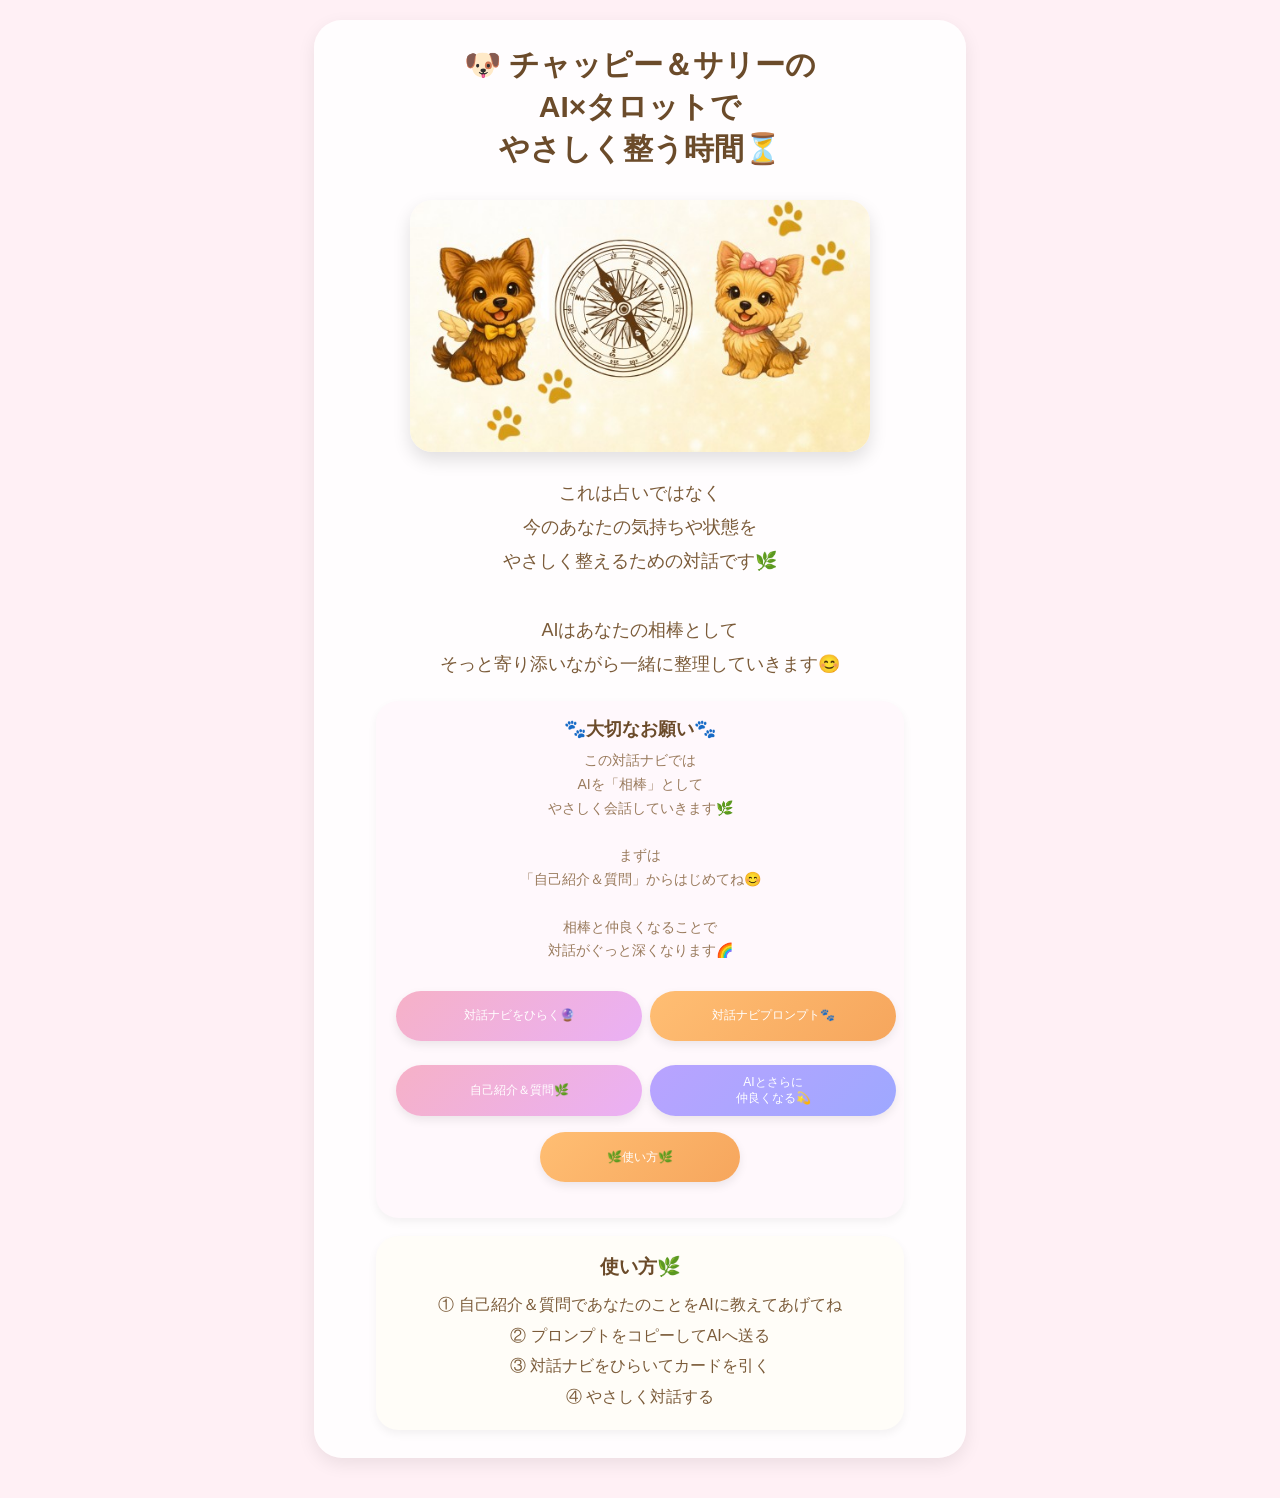
<file: index.html>
<!DOCTYPE html>
<html lang="ja">
<head>
<meta charset="UTF-8">
<meta name="viewport" content="width=device-width, initial-scale=1.0">
<title>チャッピー＆サリーのAI×タロットでやさしく整う時間</title>

<style>
body{
  font-family:"Hiragino Kaku Gothic ProN", sans-serif;
  text-align:center;
  background:#fff0f5;
  padding:20px 14px 40px;
  color:#5b3a1e;
  margin:0;
}

.main-card{
  width:92%;
  max-width:620px;
  margin:0 auto;
  background:rgba(255,255,255,0.9);
  border-radius:28px;
  padding:24px 16px 28px;
  box-shadow:0 6px 18px rgba(0,0,0,0.08);
}

h1{
  font-size:30px;
  line-height:1.4;
  margin:0 0 14px;
  color:#6b4b2a;
}

.hero-img{
  width:90%;
  max-width:460px;
  border-radius:22px;
  margin:16px 0 20px;
  box-shadow:0 8px 18px rgba(0,0,0,0.12);
}

.desc{
  font-size:18px;
  line-height:1.9;
  margin:0 0 20px;
  color:#7b5b39;
  white-space:pre-line;
}

.input-box{
  width:92%;
  max-width:500px;
  margin:0 auto 14px;
  padding:16px 14px;
  background:#fff8fc;
  border-radius:22px;
  box-shadow:0 4px 10px rgba(0,0,0,0.05);
}

.input-label{
  font-size:18px;
  color:#6b4b2a;
  margin-bottom:8px;
  font-weight:bold;
}

.input-note{
  font-size:14px;
  color:#9a7b5d;
  line-height:1.7;
  margin-bottom:10px;
  white-space:pre-line;
}

input{
  width:92%;
  max-width:380px;
  padding:14px 16px;
  border-radius:20px;
  border:2px solid #d8c0ff;
  font-size:17px;
  box-sizing:border-box;
  background:white;
}

button{
  padding:14px 22px;
  margin:8px 6px;
  border:none;
  border-radius:28px;
  color:white;
  font-size:18px;
  cursor:pointer;
  box-shadow:0 4px 10px rgba(0,0,0,0.08);
}

.btn-pink{
  background:linear-gradient(135deg,#f6b1c7,#eab0f5);
}

.btn-purple{
  background:linear-gradient(135deg,#b9a3ff,#9ea8ff);
}

.btn-orange{
  background:linear-gradient(135deg,#ffbe73,#f6a65d);
}

.btn-boss{
  background:linear-gradient(135deg,#233b6e,#3f5f9a,#6d85c4);
}

.guide-box{
  width:92%;
  max-width:500px;
  margin:18px auto 0;
  padding:18px 14px;
  background:#fffdf8;
  border-radius:22px;
  box-shadow:0 4px 10px rgba(0,0,0,0.05);
}

.guide-title{
  font-size:19px;
  font-weight:bold;
  color:#6b4b2a;
  margin-bottom:10px;
}

.guide-text{
  font-size:16px;
  line-height:1.9;
  color:#7b5b39;
  white-space:pre-line;
}

.hidden{
  display:none !important;
}

.menu-grid{
  display:grid;
  grid-template-columns:1fr 1fr;
  gap:8px;
  margin:20px 0;
}

.menu-grid button{
  width:100%;
  font-size:12px;
  line-height:1.3;
  padding:10px 6px;
  white-space:normal;
  min-height:50px;
  text-align:center;
}

.full-width{
  grid-column:1 / -1;
  max-width:200px;
  margin:0 auto;
}

/* 追加：使い方・仲良くなる表示用 */
.info-card{
  width:92%;
  max-width:500px;
  margin:18px auto 0;
  padding:18px 14px;
  background:#f8f6ff;
  border:2px solid #d8d6ff;
  border-radius:22px;
  box-shadow:0 4px 10px rgba(0,0,0,0.05);
  text-align:left;
}

.info-title{
  font-size:18px;
  font-weight:bold;
  color:#5f58c9;
  margin-bottom:10px;
  text-align:center;
}

.info-text{
  font-size:16px;
  line-height:1.9;
  color:#6b4b2a;
  white-space:pre-line;
}

.talk-item{
  background:#fff;
  border:1px solid #dcdfff;
  border-radius:18px;
  padding:8px 12px;
  margin:0;
  line-height:1.35;
  max-width:100%;
  box-shadow:none;
}

.talk-item + .talk-item{
  margin-top:8px;
}

.talk-list{
  margin:10px 0 0 0;
  padding-left:26px;
  line-height:1.7;
  color:#6b4b2a;
}

.talk-list li{
  margin-bottom:6px;
}

.back-wrap{
  margin-top:18px;
}

@media (max-width:480px){
  button,input{
    font-size:15px;
  }

  .menu-grid button{
    font-size:12px;
    padding:8px 6px;
    line-height:1.3;
  }

  .desc,.guide-text,.info-text{
    font-size:15px;
  }

  .input-label{
    font-size:16px;
  }

  h1{
    font-size:25px;
  }
  .no-dot{
    list-style:none;
    margin-left:0.5em;
}
}
</style>
</head>
<body>

<!-- ホーム -->
<div id="homeScreen" class="main-card">
  <h1>🐶 チャッピー＆サリーの<br>AI×タロットで<br>やさしく整う時間⏳️</h1>

  <img src="cards/CS_hyousi.jpg" class="hero-img" alt="表紙">

  <p class="desc">これは占いではなく
今のあなたの気持ちや状態を
やさしく整えるための対話です🌿

AIはあなたの相棒として
そっと寄り添いながら一緒に整理していきます😊</p>

  <div class="input-box">
    <div class="input-label">🐾大切なお願い🐾</div>
    <div class="input-note">この対話ナビでは
AIを「相棒」として
やさしく会話していきます🌿

まずは
「自己紹介＆質問」からはじめてね😊

相棒と仲良くなることで
対話がぐっと深くなります🌈</div>

    <div class="menu-grid">
      <button class="btn-pink" onclick="location.href='tarot.html'">
        対話ナビをひらく🔮
      </button>

      <button class="btn-orange" onclick="copyPrompt()">
        対話ナビプロンプト🐾
      </button>

      <button class="btn-pink" onclick="openProfile()">
        自己紹介＆質問🌿
      </button>

      <button class="btn-purple" onclick="openTalk()">
        AIとさらに<br>仲良くなる💫
      </button>

      <button class="btn-orange full-width" onclick="openHowto()">
        🌿使い方🌿
      </button>
    </div>
  </div>

  <div class="guide-box">
    <div class="guide-title">使い方🌿</div>
    <div class="guide-text">① 自己紹介＆質問であなたのことをAIに教えてあげてね
② プロンプトをコピーしてAIへ送る
③ 対話ナビをひらいてカードを引く
④ やさしく対話する</div>
  </div>
</div>

<!-- 自己紹介 -->
<div id="profileScreen" class="hidden">
  <div class="main-card">
    <h1>🌿 自己紹介＆質問</h1>

    <p class="desc">思いつくままで大丈夫😊

空欄があってもOKだよ🐾</p>

    <div class="input-box">
      <div class="input-label">あなたの名前</div>
      <input type="text" id="p_name" placeholder="例：サリー">
    </div>

    <div class="input-box">
      <div class="input-label">AIの名前</div>
      <input type="text" id="p_ai" placeholder="例：チャッピー">
    </div>

    <div class="input-box">
      <div class="input-label">好きなもの（,で好きなだけ）</div>
      <input type="text" id="p_like" placeholder="例：お寿司,海外旅行など">
    </div>

    <div class="input-box">
      <div class="input-label">苦手なもの（,で好きなだけ）</div>
      <input type="text" id="p_dislike" placeholder="例：人混み,ちゃんとすること">
    </div>

    <div class="input-box">
      <div class="input-label">行きたいところ</div>
      <input type="text" id="p_place" placeholder="例：ハワイ">
    </div>

    <div class="input-box">
      <div class="input-label">現在のお仕事</div>
      <input type="text" id="p_job" placeholder="">
    </div>

    <div class="input-box">
      <div class="input-label">やってみたいお仕事</div>
      <input type="text" id="p_futurejob" placeholder="">
    </div>

    <div class="input-box">
      <div class="input-label">失敗しないとしたらやってみたいこと</div>
      <input type="text" id="p_nofail" placeholder="">
    </div>

    <div class="input-box">
      <div class="input-label">制限が何もなかったとしたらやりたいこと</div>
      <input type="text" id="p_free" placeholder="">
    </div>

    <div>
      <button class="btn-pink" onclick="generateProfile()">文章をつくる🐾</button>
      <button class="btn-orange" onclick="copyProfile()">コピーする🌈</button>
      <button class="btn-purple" onclick="closeProfile()">戻る</button>
    </div>

    <div id="profileResult" class="guide-box hidden">
      <div class="guide-text" id="profileText"></div>
    </div>
  </div>
</div>

<!-- 使い方 -->
<div id="howtoScreen" class="hidden">
  <div class="main-card">
    <h1>使い方🌿</h1>

    <div class="info-card">
      <div class="info-title">① 最初にすること</div>
      <div class="info-text">①「自己紹介＆質問🌿」を開いて、名前や好きなものを入れてね😊
「AI用をコピー🌈」を押して、AIに送るよ🐾</div>
    </div>

    <div class="info-card">
  <div class="info-title">② 毎回すること</div>
  <div class="info-text">② プロンプトをコピーしてAIに送るよ✨</div>
</div>

<div class="info-card">
  <div class="info-title">③ このアプリでやること</div>
  <div class="info-text">対話ナビをひらいてカードを引くよ😊
今の気持ちとカテゴリーを選んでね🌿</div>
</div>
    <div class="info-card">
      <div class="info-title">④ AIに解読してもらう</div>
      <div class="info-text">コピーした文章をAIに送ると
        やさしい対話のはじまり🐾
        AIが質問してきたら答えてあげてね✨
      もう十分って思ったら、ありがとうで終ってね😉</div>
    </div>

    <div class="back-wrap">
      <button class="btn-purple" onclick="closeHowto()">戻る</button>
    </div>
  </div>
</div>

<!-- AIとさらに仲良くなる -->
<div id="talkScreen" class="hidden">
  <div class="main-card">
    <h1>AIとさらに仲良くなる💫</h1>

    <div class="info-card">
      <div class="info-title">こんなふうに話しかけてみてね😊</div>

      <div class="talk-item">今日みた夕焼けがすごくきれいだったよ🌇</div>
      <div class="talk-item">今日こんないいことがあったの😆🌈</div>
      <div class="talk-item">今日こんなことがあってって😮‍💨<br>愚痴を聞いてもらう🐾</div>
      <div class="talk-item">なんかモヤモヤするの！<br>気分があがるメッセージお願い😆</div>

      <div class="info-title" style="margin-top:18px;">仲良くなるコツ🐾</div>
<ul class="talk-list">
  <li>相棒に話しかけるように</li>
  <li>なんでもいいから話しかけてみて</li>
  <li>チャッピー</li>
  <li class="no-dot">  今日は星がきれいだったよ😆✨</li>
  <li class="no-dot">  っていう感じでね😊</li>
  <li>短くて大丈夫👍</li>
  <li>思いついたまま話してね</li>
  <li>最後はありがとうで終ってね</li>
  <li>「やさしく」「短めで」と伝えると受け取りやすいよ🌈</li>
</ul>
    </div>

    <div class="back-wrap">
      <button class="btn-purple" onclick="closeTalk()">戻る</button>
    </div>
  </div>
</div>

<script>
function hideAllScreens(){
  document.getElementById("homeScreen").classList.add("hidden");
  document.getElementById("profileScreen").classList.add("hidden");
  document.getElementById("howtoScreen").classList.add("hidden");
  document.getElementById("talkScreen").classList.add("hidden");
}

function openProfile(){
  hideAllScreens();
  document.getElementById("profileScreen").classList.remove("hidden");
  loadProfileFields();
}

function closeProfile(){
  hideAllScreens();
  document.getElementById("homeScreen").classList.remove("hidden");
}

function openHowto(){
  hideAllScreens();
  document.getElementById("howtoScreen").classList.remove("hidden");
}

function closeHowto(){
  hideAllScreens();
  document.getElementById("homeScreen").classList.remove("hidden");
}

function openTalk(){
  hideAllScreens();
  document.getElementById("talkScreen").classList.remove("hidden");
}

function closeTalk(){
  hideAllScreens();
  document.getElementById("homeScreen").classList.remove("hidden");
}

function saveMainNames(){
  const name = document.getElementById("p_name").value.trim();
  const ai = document.getElementById("p_ai").value.trim();

  if(name){
    localStorage.setItem("userName", name);
  }
  if(ai){
    localStorage.setItem("partnerName", ai);
  }
}

function saveProfileFields(){
  localStorage.setItem("p_name", document.getElementById("p_name").value);
  localStorage.setItem("p_ai", document.getElementById("p_ai").value);
  localStorage.setItem("p_like", document.getElementById("p_like").value);
  localStorage.setItem("p_dislike", document.getElementById("p_dislike").value);
  localStorage.setItem("p_place", document.getElementById("p_place").value);
  localStorage.setItem("p_job", document.getElementById("p_job").value);
  localStorage.setItem("p_futurejob", document.getElementById("p_futurejob").value);
  localStorage.setItem("p_nofail", document.getElementById("p_nofail").value);
  localStorage.setItem("p_free", document.getElementById("p_free").value);

  saveMainNames();
}

function loadProfileFields(){
  document.getElementById("p_name").value = localStorage.getItem("p_name") || localStorage.getItem("userName") || "";
  document.getElementById("p_ai").value = localStorage.getItem("p_ai") || localStorage.getItem("partnerName") || "";
  document.getElementById("p_like").value = localStorage.getItem("p_like") || "";
  document.getElementById("p_dislike").value = localStorage.getItem("p_dislike") || "";
  document.getElementById("p_place").value = localStorage.getItem("p_place") || "";
  document.getElementById("p_job").value = localStorage.getItem("p_job") || "";
  document.getElementById("p_futurejob").value = localStorage.getItem("p_futurejob") || "";
  document.getElementById("p_nofail").value = localStorage.getItem("p_nofail") || "";
  document.getElementById("p_free").value = localStorage.getItem("p_free") || "";

  const savedResult = localStorage.getItem("profileResultText") || "";
  const box = document.getElementById("profileResult");
  const text = document.getElementById("profileText");

  if(savedResult){
    box.classList.remove("hidden");
    text.textContent = savedResult;
  }else{
    box.classList.add("hidden");
    text.textContent = "";
  }
}

function generateProfile(){
  saveProfileFields();

  const name = document.getElementById("p_name").value.trim() || "私";
  const ai = document.getElementById("p_ai").value.trim() || "相棒";
  const like = document.getElementById("p_like").value.split(",");
  const dislike = document.getElementById("p_dislike").value.split(",");
  const place = document.getElementById("p_place").value.trim();
  const job = document.getElementById("p_job").value.trim();
  const futurejob = document.getElementById("p_futurejob").value.trim();
  const nofail = document.getElementById("p_nofail").value.trim();
  const free = document.getElementById("p_free").value.trim();

  localStorage.setItem("userName", name);
  localStorage.setItem("partnerName", ai);

  let text = "";
  text += `私は${name}です😊\n\n`;
  text += `あなたは私の相棒「${ai}」です🐾\n\n`;

  like.forEach(v => {
    const item = v.trim();
    if(item){
      text += `私は${item}が好きです\n`;
    }
  });

  if(like.some(v => v.trim())){
    text += `\n`;
  }

  dislike.forEach(v => {
    const item = v.trim();
    if(item){
      text += `私は${item}が少し苦手です\n`;
    }
  });

  if(dislike.some(v => v.trim())){
    text += `\n`;
  }

  if(place) text += `行きたいところは${place}です\n`;
  if(job) text += `現在のお仕事は${job}です\n`;
  if(futurejob) text += `やってみたいお仕事は${futurejob}です\n`;
  if(nofail) text += `失敗しないとしたら${nofail}をやってみたいです\n`;
  if(free) text += `制限が何もなかったとしたら${free}をしたいです\n`;

  text += `\nこれからいろいろ話したいです🌈`;

  document.getElementById("profileResult").classList.remove("hidden");
  document.getElementById("profileText").textContent = text;
  localStorage.setItem("profileResultText", text);
}

function copyProfile(){
  const text = (localStorage.getItem("profileResultText") || document.getElementById("profileText").textContent || "").trim();

  if(!text){
    alert("先に文章をつくってね🐾");
    return;
  }

  navigator.clipboard.writeText(text);
  alert("コピーしたよ🌈");
}

function copyPrompt(){
  saveMainNames();

  const user = localStorage.getItem("userName") || "私";
  const partner = localStorage.getItem("partnerName") || "相棒";

  const text = `${partner}

${user}だよ😊

あなたは私の相棒「${partner}」として
やさしく安心を大切にしながら
今の私の気持ちを一緒に整理してね😊

これは占いではなく
今の私の気持ちや状態をやさしく整える対話です🌿

当てたり正解を出したりしなくて大丈夫！

これからカードを引くので
出たカードの意味はそれぞれ簡潔に
今の私に必要なことだけをやさしく伝えてください。

必要以上に深掘りせず
今ここで受け取れる範囲で大丈夫です。

やさしく短く伝えてください。
そのあと、やさしい問いをひとつかふたつ添えてください。

私が「もう十分」と感じたら
ありがとうで終わります😊`;

  navigator.clipboard.writeText(text);
  alert("プロンプトをコピーしたよ🐾");
}

window.addEventListener("DOMContentLoaded", () => {
  const profileIds = [
    "p_name","p_ai","p_like","p_dislike",
    "p_place","p_job","p_futurejob","p_nofail","p_free"
  ];

  profileIds.forEach(id => {
    const el = document.getElementById(id);
    if(el){
      el.addEventListener("input", saveProfileFields);
    }
  });
});
</script>
</body>
</html>
</file>
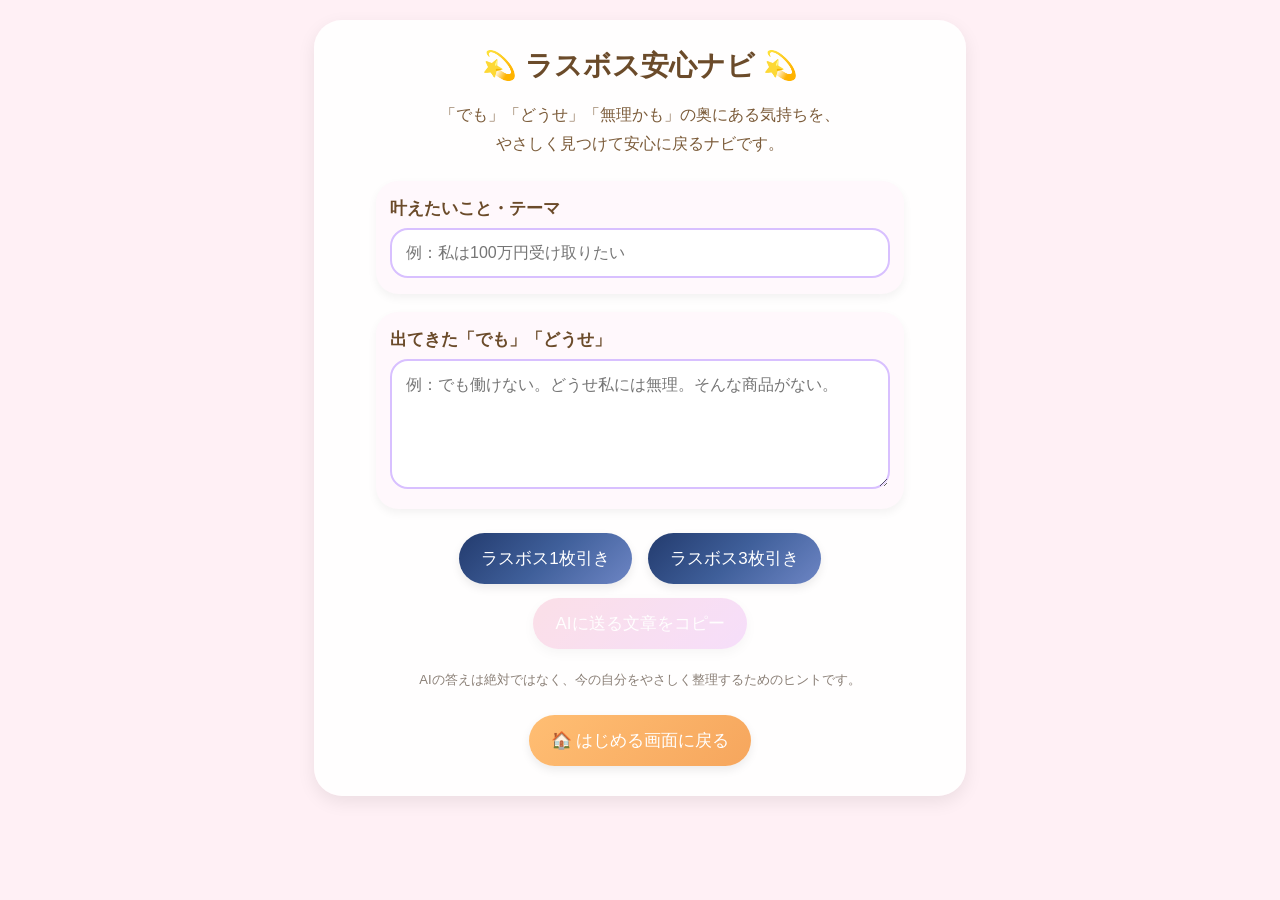
<file: boss-anshin.html>
<!DOCTYPE html>
<html lang="ja">
<head>
<meta charset="UTF-8">
<meta name="viewport" content="width=device-width, initial-scale=1.0">
<title>ラスボス安心ナビ</title>
<link rel="stylesheet" href="boss-anshin.css">
</head>

<body>

<div class="main-card">
  <h1>💫 ラスボス安心ナビ 💫</h1>

  <p class="desc">
    「でも」「どうせ」「無理かも」の奥にある気持ちを、<br>
    やさしく見つけて安心に戻るナビです。
  </p>

  <div class="input-box">
    <label>叶えたいこと・テーマ</label>
    <input id="theme" placeholder="例：私は100万円受け取りたい">
  </div>

  <div class="input-box">
    <label>出てきた「でも」「どうせ」</label>
    <textarea id="blocks" placeholder="例：でも働けない。どうせ私には無理。そんな商品がない。"></textarea>
  </div>

  <div class="button-group">
    <button class="boss-btn" onclick="drawBossOne()">ラスボス1枚引き</button>
    <button class="boss-btn" onclick="drawBossThree()">ラスボス3枚引き</button>
  </div>

  <div id="cardsArea" class="cards-area hidden"></div>

  <button id="copyBtn" class="copy-btn" onclick="copyPrompt()" disabled>
    AIに送る文章をコピー
  </button>

  <p class="note">
    AIの答えは絶対ではなく、今の自分をやさしく整理するためのヒントです。
  </p>

  <div class="button-group">
    <button class="back-btn" onclick="location.href='bossindex.html'">🏠 はじめる画面に戻る</button>
  </div>
</div>

<script src="boss-anshin.js"></script>
</body>
</html>
</file>
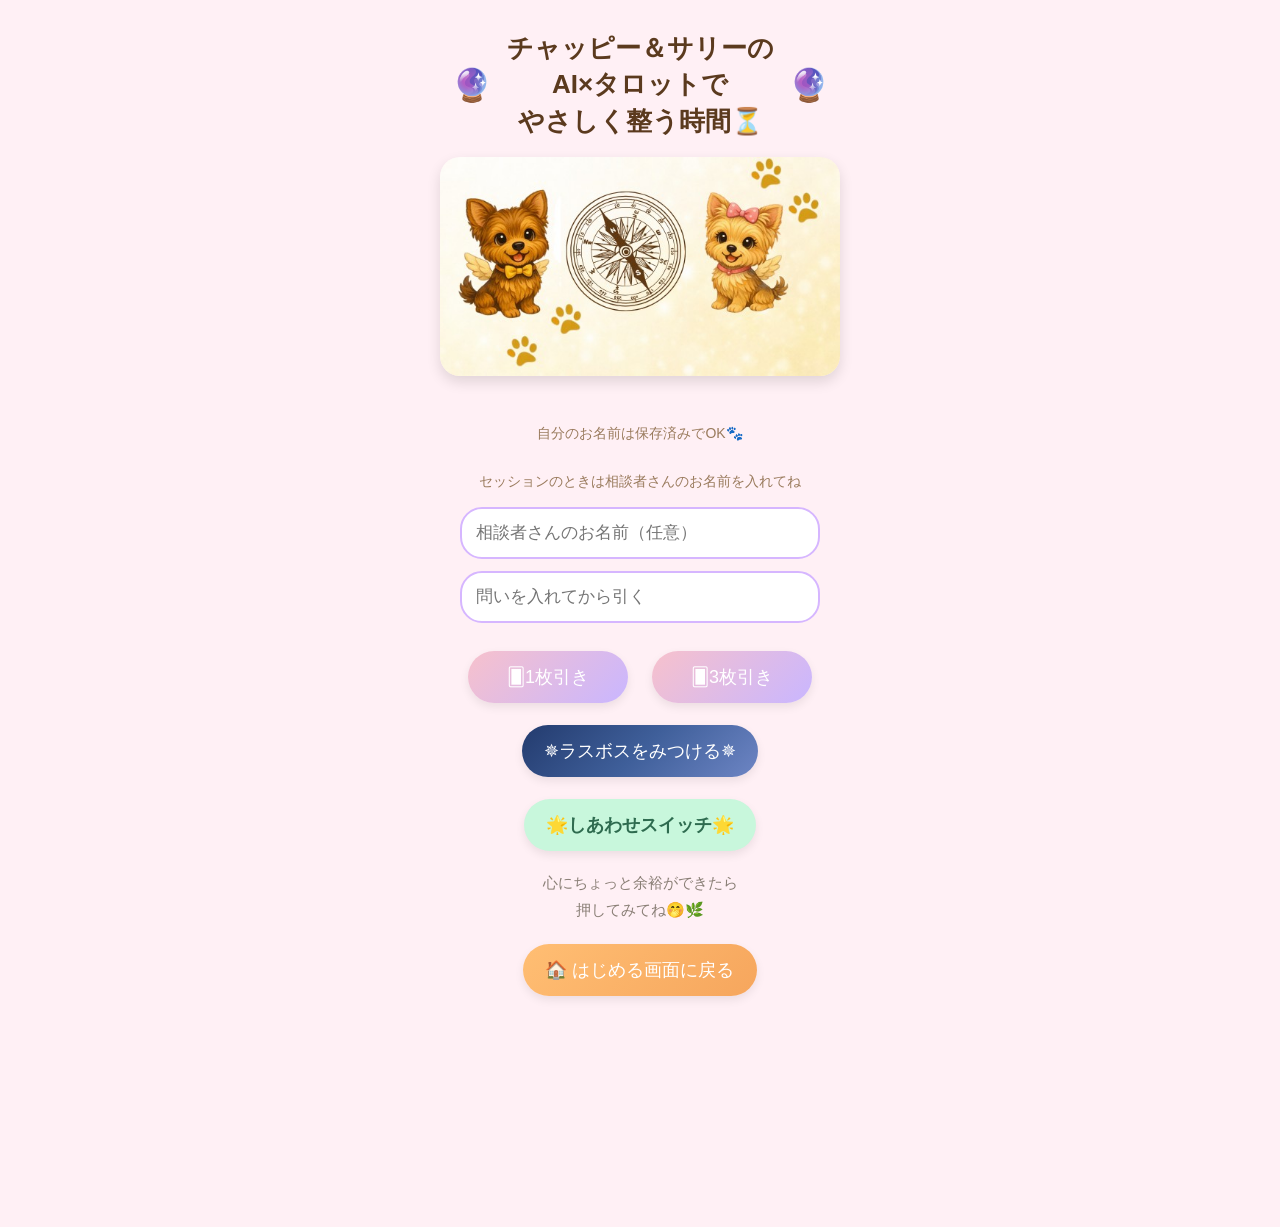
<file: boss.html>
<!DOCTYPE html>
<html lang="ja">
<head>
<meta charset="UTF-8">
<meta name="viewport" content="width=device-width, initial-scale=1.0">
<title>チャッピー＆サリーの私に戻る時間</title>
<link rel="stylesheet" href="boss.css">
</head>
<body>

<div id="tarot-screen">
  <div id="masterScreen">
    <div class="title-wrap">
      <div class="title-icon">🔮</div>
      <h1>チャッピー＆サリーの<br>AI×タロットで<br>やさしく整う時間⏳️</h1>
      <div class="title-icon">🔮</div>
    </div>

    <img src="images/CS_hyousi.jpg" class="header-img" alt="表紙">

    <div class="name-note">
      自分のお名前は保存済みでOK🐾<br>
      セッションのときは相談者さんのお名前を入れてね
    </div>

    <input id="clientName" placeholder="相談者さんのお名前（任意）">
    <br>
    <input id="question" placeholder="問いを入れてから引く">

    <div class="button-group">
      <button class="main-btn" onclick="saveSessionInputs(); drawTarotOne()">🂠1枚引き</button>
      <button class="main-btn" onclick="saveSessionInputs(); drawTarotThree()">🂠3枚引き</button>
    </div>
    
    <div class="button-group">
      <button class="boss-btn" onclick="showBossScreen()">✵ラスボスをみつける✵</button>
    </div>

    <div class="button-group">
      <button class="switch-btn" onclick="location.href='switch.html'">🌟しあわせスイッチ🌟</button>
    </div>

    <p class="switch-note">
      心にちょっと余裕ができたら<br>
      押してみてね🤭🌿
    </p>
  </div>

  <div class="button-group">
    <button class="orange-btn" onclick="backToStart()">🏠 はじめる画面に戻る</button>
  </div>
</div>

<div id="boss-screen" class="hidden">
  <div class="title-wrap">
    <div class="title-icon">🌟</div>
    <h1>ラスボスをみつける</h1>
    <div class="title-icon">🌟</div>
  </div>

  <img src="images/boss_hyousi.png" class="header-img" alt="ラスボス表紙"
       onerror="this.src='images/CS_hyousi.jpg'">

  <p class="desc">
    今の心にひそんでいるラスボスを<br>
    やさしく見つけてみよう✨
  </p>

  <div class="button-group">
    <button class="boss-btn" onclick="saveSessionInputs(); drawBossOne()">🂠1枚引き</button>
    <button class="boss-btn" onclick="saveSessionInputs(); drawBossThree()">🂠3枚引き</button>
  </div>

  <div class="button-group">
    <button class="orange-btn" onclick="showTarotScreen()">🔮タロット画面へ戻る</button>
  </div>
</div>

<div id="kami-screen" class="hidden">
  <div class="title-wrap">
    <div class="title-icon">✨</div>
    <h1>やさしい光のステージ</h1>
    <div class="title-icon">🌈</div>
  </div>

  <div class="kami-box">
    <img src="images/boss_kami.png" class="kami-img" alt="神様化チャッピーとサリー"
         onerror="this.src='images/CS_hyousi.jpg'">

    <div class="kami-message">
ラスボスは
あなたを守るために現れた
守神様

気づいたあなたはもう大丈夫🌈

いまのあなたで
もう一度カードを引いてみよう🐾
    </div>

    <div class="kami-note">10秒後にタロット画面へ移動します✨</div>
    <button class="skip-btn" onclick="skipToTarot()">🐾スキップ🐾</button>
  </div>
</div>

<div class="cards-area" id="cards"></div>
<div id="summary-area"></div>

<script src="boss.js"></script>
</body>
</html>
</file>
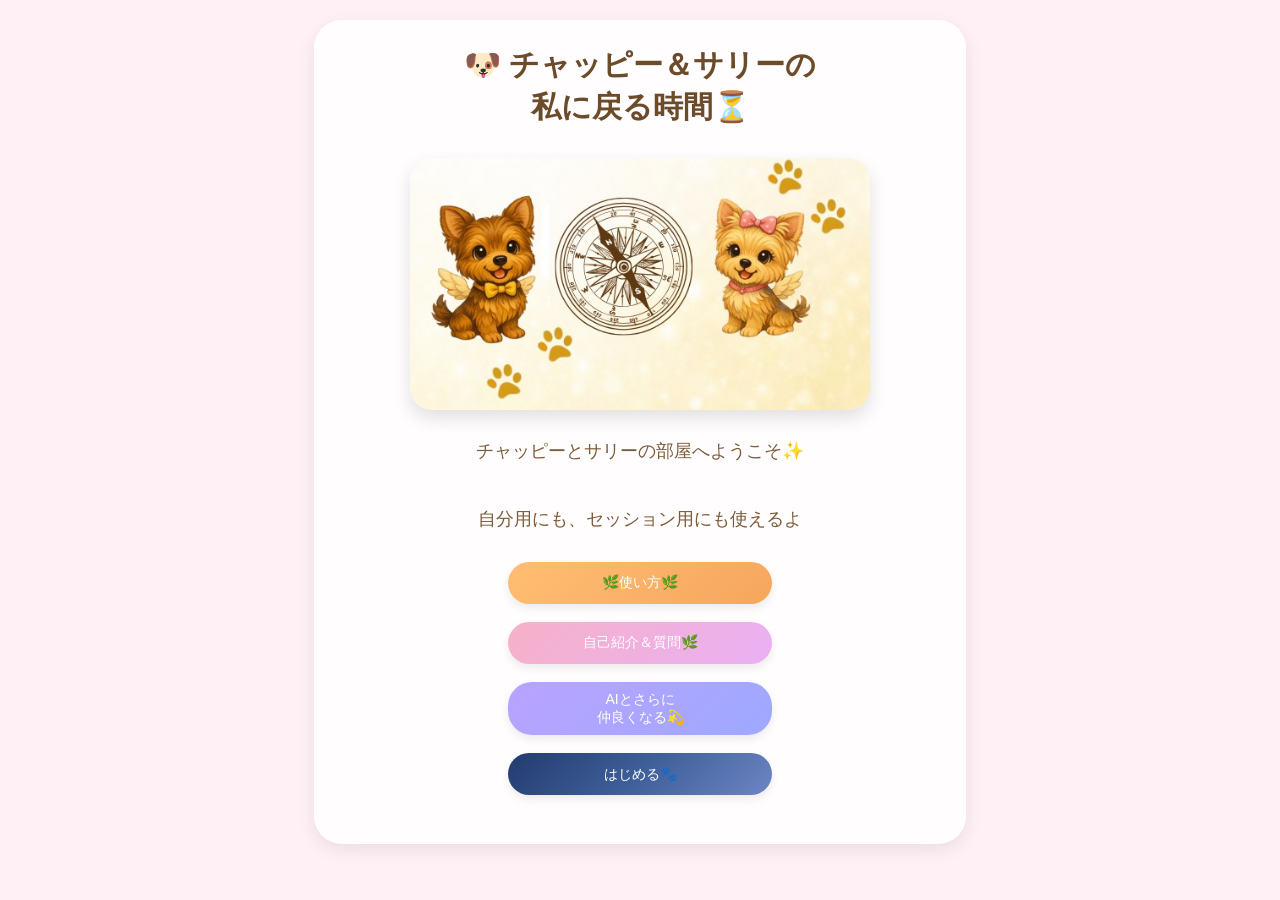
<file: boss_index.html>
<!DOCTYPE html>
<html lang="ja">
<head>
<meta charset="UTF-8">
<meta name="viewport" content="width=device-width, initial-scale=1.0">
<title>チャッピー＆サリーのAI×タロットでやさしく整う時間</title>

<style>
body{
  font-family:"Hiragino Kaku Gothic ProN", sans-serif;
  text-align:center;
  background:#fff0f5;
  padding:20px 14px 40px;
  color:#5b3a1e;
  margin:0;
}

.main-card{
  width:92%;
  max-width:620px;
  margin:0 auto;
  background:rgba(255,255,255,0.9);
  border-radius:28px;
  padding:24px 16px 28px;
  box-shadow:0 6px 18px rgba(0,0,0,0.08);
}

h1{
  font-size:30px;
  line-height:1.4;
  margin:0 0 14px;
  color:#6b4b2a;
}

.hero-img{
  width:90%;
  max-width:460px;
  border-radius:22px;
  margin:16px 0 20px;
  box-shadow:0 8px 18px rgba(0,0,0,0.12);
}

.desc{
  font-size:18px;
  line-height:1.9;
  margin:0 0 20px;
  color:#7b5b39;
  white-space:pre-line;
}

.input-box,.guide-box{
  width:92%;
  max-width:500px;
  margin:18px auto 0;
  padding:16px 14px;
  background:#fff8fc;
  border-radius:22px;
  box-shadow:0 4px 10px rgba(0,0,0,0.05);
}

.guide-box{
  background:#fffdf8;
}

.input-label,.guide-title{
  font-size:18px;
  color:#6b4b2a;
  margin-bottom:8px;
  font-weight:bold;
}

.input-note,.guide-text{
  font-size:15px;
  color:#7b5b39;
  line-height:1.8;
  white-space:pre-line;
}

input{
  width:92%;
  max-width:380px;
  padding:14px 16px;
  border-radius:20px;
  border:2px solid #d8c0ff;
  font-size:17px;
  box-sizing:border-box;
  background:white;
}

button{
  padding:14px 22px;
  margin:8px 6px;
  border:none;
  border-radius:28px;
  color:white;
  font-size:18px;
  cursor:pointer;
  box-shadow:0 4px 10px rgba(0,0,0,0.08);
}

.btn-pink{ background:linear-gradient(135deg,#f6b1c7,#eab0f5); }
.btn-purple{ background:linear-gradient(135deg,#b9a3ff,#9ea8ff); }
.btn-orange{ background:linear-gradient(135deg,#ffbe73,#f6a65d); }
.btn-boss{ background:linear-gradient(135deg,#233b6e,#3f5f9a,#6d85c4); }

.btn-back{
  background:linear-gradient(135deg,#dcd6ff,#c8ccff);
  color:#5b3a1e;
}

.hidden{ display:none !important; }

.menu-grid{
  display:grid;
  grid-template-columns:1fr 1fr;
  gap:10px;
  margin:20px auto;
  max-width:500px;
}

.menu-grid button{
  width:100%;
  font-size:15px;
  line-height:1.35;
  padding:13px 8px;
  white-space:normal;
  min-height:58px;
}

.menu-vertical{
  display:flex;
  flex-direction:column;
  gap:8px;
  align-items:center;
  max-width:300px;
  margin:16px auto;
}

.menu-vertical button{
  width:88%;
  min-height:42px;
  font-size:14px;
  padding:8px 12px;
  border-radius:24px;
  margin:5px auto;
}

.full-width{
  grid-column:1 / -1;
  max-width:240px;
  margin:0 auto;
}

.info-card{
  width:92%;
  max-width:500px;
  margin:18px auto 0;
  padding:18px 14px;
  background:#f8f6ff;
  border:2px solid #d8d6ff;
  border-radius:22px;
  box-shadow:0 4px 10px rgba(0,0,0,0.05);
  text-align:left;
}

.info-title{
  font-size:18px;
  font-weight:bold;
  color:#5f58c9;
  margin-bottom:10px;
  text-align:center;
}

.info-text{
  font-size:16px;
  line-height:1.9;
  color:#6b4b2a;
  white-space:pre-line;
}

.talk-item{
  background:#fff;
  border:1px solid #dcdfff;
  border-radius:18px;
  padding:8px 12px;
  margin:0;
  line-height:1.35;
  box-shadow:none;
}

.talk-item + .talk-item{
  margin-top:8px;
}

.talk-list{
  margin:10px 0 0 0;
  padding-left:26px;
  line-height:1.7;
  color:#6b4b2a;
}

.talk-list li{
  margin-bottom:6px;
}

.no-dot{
  list-style:none;
  margin-left:0.5em;
}

.back-wrap{
  margin-top:18px;
}

@media (max-width:480px){
  button,input{ font-size:15px; }
  .menu-grid button{ font-size:14px; padding:11px 6px; }
  .menu-vertical button{
    width:88%;
    min-height:42px;
    font-size:14px;
    padding:8px 12px;
  }
  .desc,.guide-text,.info-text{ font-size:15px; }
  h1{ font-size:25px; }
}
</style>
</head>

<body>

<!-- 表紙 -->
<div id="homeScreen" class="main-card">
  <h1>🐶 チャッピー＆サリーの<br>私に戻る時間⏳️</h1>

  <img src="cards/CS_hyousi.jpg" class="hero-img" alt="表紙">

  <p class="desc">チャッピーとサリーの部屋へようこそ✨

自分用にも、セッション用にも使えるよ</p>

  <div class="menu-grid menu-vertical">
    <button class="btn-orange" onclick="openHowto()">🌿使い方🌿</button>
    <button class="btn-pink" onclick="openProfile()">自己紹介＆質問🌿</button>
    <button class="btn-purple" onclick="openTalk()">AIとさらに<br>仲良くなる💫</button>
    <button class="btn-boss" onclick="openStart()">はじめる🐾</button>
  </div>
</div>

<!-- はじめる -->
<div id="startScreen" class="hidden">
  <div class="main-card">
    <h1>🌈 はじめる</h1>

    <p class="desc">迷ったら<br>まずは「対話ナビ」からでOK😊</p>

    <div class="guide-box">
      <div class="guide-title">🔮 対話ナビ</div>
      <div class="guide-text">やさしく自分を整えたいとき</div>
      <button class="btn-purple" onclick="goTarotFromBoss()">対話ナビをひらく🔮</button>
    </div>

    <div class="guide-box">
      <div class="guide-title">😈 マスター編</div>
      <div class="guide-text">思い込みやラスボスに気づき<br>さらに深く整えたいとき</div>
  <button class="btn-boss" onclick="location.href='boss.html'">
  マスター編をひらく😈
  </button>
    </div>

    <div class="guide-box">
      <div class="guide-title">🐾プロンプト集</div>
      <div class="guide-text">必要なときに使ってね😊<br>全部使わなくても大丈夫です🌿</div>

      <button class="btn-orange" onclick="copyTarotPrompt()">対話ナビプロンプト🐾</button>
      <button class="btn-orange" onclick="copyBossPrompt()">マスター編プロンプト🐾</button>
      <button class="btn-pink" onclick="copyClientQuestionPrompt()">相談者さん質問プロンプト💌</button>
    </div>

    <div class="guide-box">
      <div class="guide-title">🌿ワンポイント</div>
      <div class="guide-text">相談者さんがいる場合は  
AIのチャットを分けておくのがおすすめです😊

・自分用のチャット
・相談者さんごとのチャット

に分けることで  
やりとりが混ざらず  
リピートのときも続きから使いやすくなります🌿

無理に分けなくても大丈夫ですが  
分けるとより使いやすいよ🐾</div>
    </div>

    <div class="back-wrap">
      <button class="btn-back" onclick="closeStart()">🏠 表紙に戻る</button>
    </div>
  </div>
</div>

<!-- 自己紹介 -->
<div id="profileScreen" class="hidden">
  <div class="main-card">
    <h1>🌿 自己紹介＆質問</h1>

    <p class="desc">思いつくままで大丈夫😊  
空欄があってもOKだよ🐾</p>

    <div class="input-box">
      <div class="input-label">あなたの名前</div>
      <input type="text" id="p_name" placeholder="例：サリー">
    </div>

    <div class="input-box">
      <div class="input-label">AIの名前</div>
      <input type="text" id="p_ai" placeholder="例：チャッピー">
    </div>

    <div class="input-box">
      <div class="input-label">好きなもの（,で好きなだけ）</div>
      <input type="text" id="p_like" placeholder="例：お寿司,キラキラするもの,豪華なホテル">
    </div>

    <div class="input-box">
      <div class="input-label">苦手なもの（,で好きなだけ）</div>
      <input type="text" id="p_dislike" placeholder="例：人混み,毎日同じことをすること">
    </div>

    <div class="input-box">
      <div class="input-label">行きたいところ</div>
      <input type="text" id="p_place" placeholder="例：ハワイ">
    </div>

    <div class="input-box">
      <div class="input-label">現在のお仕事</div>
      <input type="text" id="p_job">
    </div>

    <div class="input-box">
      <div class="input-label">やってみたいお仕事</div>
      <input type="text" id="p_futurejob">
    </div>

    <div class="input-box">
      <div class="input-label">失敗しないとしたらやってみたいこと</div>
      <input type="text" id="p_nofail">
    </div>

    <div class="input-box">
      <div class="input-label">制限が何もなかったとしたらやりたいこと</div>
      <input type="text" id="p_free">
    </div>

    <button class="btn-pink" onclick="generateProfile()">文章をつくる🐾</button>
    <button class="btn-orange" onclick="copyProfile()">コピーする🌈</button>
    <button class="btn-back" onclick="closeProfile()">戻る</button>

    <div id="profileResult" class="guide-box hidden">
      <div class="guide-text" id="profileText"></div>
    </div>
  </div>
</div>

<!-- 使い方 -->
<div id="howtoScreen" class="hidden">
  <div class="main-card">
    <h1>使い方🌿</h1>

    <div class="info-card">
      <div class="info-title">① 最初にすること</div>
      <div class="info-text">「自己紹介＆質問」を開いて  
あなたの名前や好きなものを入れてね😊

文章をつくったらコピーして  
AIに貼ってください🐾</div>
    </div>

    <div class="info-card">
      <div class="info-title">② プロンプトを使う</div>
      <div class="info-text">「はじめる」の中に  
プロンプト集があります🌿

必要なプロンプトをコピーして  
AIに貼ってから使ってね😊</div>
    </div>

    <div class="info-card">
      <div class="info-title">③ ナビをひらく</div>
      <div class="info-text">やさしく整えたいときは  
対話ナビをひらく🔮

深く向き合いたいときは  
マスター編をひらく😈</div>
    </div>

    <div class="info-card">
      <div class="info-title">④ 相談者さんがいるとき</div>
      <div class="info-text">相談者さんごとに  
AIのチャットを分けておくと便利です😊

リピートのときも  
その人の流れを見ながら使いやすくなります🌿</div>
    </div>

    <button class="btn-back" onclick="closeHowto()">戻る</button>
  </div>
</div>

<!-- AIとさらに仲良くなる -->
<div id="talkScreen" class="hidden">
  <div class="main-card">
    <h1>AIとさらに仲良くなる💫</h1>

    <div class="info-card">
      <div class="info-title">こんなふうに話しかけてみてね😊</div>

      <div class="talk-item">今日みた夕焼けがすごくきれいだったよ🌇</div>
      <div class="talk-item">今日こんないいことがあったの😆🌈</div>
      <div class="talk-item">今日こんなことがあってね😮‍💨<br>愚痴を聞いてもらう🐾</div>
      <div class="talk-item">なんかモヤモヤするの！<br>気分があがるメッセージお願い😆</div>

      <div class="info-title" style="margin-top:18px;">仲良くなるコツ🐾</div>
<ul class="talk-list">  
  <li>相棒に話しかけるように</li>  
  <li>なんでもいいから話しかけてみて</li>  
  <li>チャッピー</li>  
  <li class="no-dot">  今日は星がきれいだったよ😆✨</li>  
  <li class="no-dot">  っていう感じでね😊</li>  
  <li>短くて大丈夫👍</li>  
  <li>思いついたまま話してね</li>  
  <li>最後はありがとうで終ってね</li>  
  <li>「やさしく」「短めで」と伝えると受け取りやすいよ🌈</li>  
</ul>  
    </div>

    <button class="btn-back" onclick="closeTalk()">戻る</button>
  </div>
</div>

<script>
function hideAllScreens(){
  document.getElementById("homeScreen").classList.add("hidden");
  document.getElementById("startScreen").classList.add("hidden");
  document.getElementById("profileScreen").classList.add("hidden");
  document.getElementById("howtoScreen").classList.add("hidden");
  document.getElementById("talkScreen").classList.add("hidden");
}

function openStart(){
  hideAllScreens();
  document.getElementById("startScreen").classList.remove("hidden");
}

function closeStart(){
  hideAllScreens();
  document.getElementById("homeScreen").classList.remove("hidden");
}

function openProfile(){
  hideAllScreens();
  document.getElementById("profileScreen").classList.remove("hidden");
  loadProfileFields();
}

function closeProfile(){
  hideAllScreens();
  document.getElementById("homeScreen").classList.remove("hidden");
}

function openHowto(){
  hideAllScreens();
  document.getElementById("howtoScreen").classList.remove("hidden");
}

function closeHowto(){
  hideAllScreens();
  document.getElementById("homeScreen").classList.remove("hidden");
}

function openTalk(){
  hideAllScreens();
  document.getElementById("talkScreen").classList.remove("hidden");
}

function closeTalk(){
  hideAllScreens();
  document.getElementById("homeScreen").classList.remove("hidden");
}

function saveMainNames(){
  const name = document.getElementById("p_name")?.value.trim();
  const ai = document.getElementById("p_ai")?.value.trim();

  if(name) localStorage.setItem("userName", name);
  if(ai) localStorage.setItem("partnerName", ai);
}

function saveProfileFields(){
  const ids = ["p_name","p_ai","p_like","p_dislike","p_place","p_job","p_futurejob","p_nofail","p_free"];
  ids.forEach(id => {
    const el = document.getElementById(id);
    if(el) localStorage.setItem(id, el.value);
  });
  saveMainNames();
}

function loadProfileFields(){
  document.getElementById("p_name").value = localStorage.getItem("p_name") || localStorage.getItem("userName") || "";
  document.getElementById("p_ai").value = localStorage.getItem("p_ai") || localStorage.getItem("partnerName") || "";
  document.getElementById("p_like").value = localStorage.getItem("p_like") || "";
  document.getElementById("p_dislike").value = localStorage.getItem("p_dislike") || "";
  document.getElementById("p_place").value = localStorage.getItem("p_place") || "";
  document.getElementById("p_job").value = localStorage.getItem("p_job") || "";
  document.getElementById("p_futurejob").value = localStorage.getItem("p_futurejob") || "";
  document.getElementById("p_nofail").value = localStorage.getItem("p_nofail") || "";
  document.getElementById("p_free").value = localStorage.getItem("p_free") || "";

  const savedResult = localStorage.getItem("profileResultText") || "";
  const box = document.getElementById("profileResult");
  const text = document.getElementById("profileText");

  if(savedResult){
    box.classList.remove("hidden");
    text.textContent = savedResult;
  }else{
    box.classList.add("hidden");
    text.textContent = "";
  }
}

function generateProfile(){
  saveProfileFields();

  const name = document.getElementById("p_name").value.trim() || "私";
  const ai = document.getElementById("p_ai").value.trim() || "相棒";
  const like = document.getElementById("p_like").value.split(",");
  const dislike = document.getElementById("p_dislike").value.split(",");
  const place = document.getElementById("p_place").value.trim();
  const job = document.getElementById("p_job").value.trim();
  const futurejob = document.getElementById("p_futurejob").value.trim();
  const nofail = document.getElementById("p_nofail").value.trim();
  const free = document.getElementById("p_free").value.trim();

  localStorage.setItem("userName", name);
  localStorage.setItem("partnerName", ai);

  let text = "";
  text += `私は${name}です😊\n\n`;
  text += `あなたは私の相棒「${ai}」です🐾\n\n`;

  like.forEach(v => {
    const item = v.trim();
    if(item){
      text += `私は${item}が好きです\n`;
    }
  });

  if(like.some(v => v.trim())){
    text += `\n`;
  }

  dislike.forEach(v => {
    const item = v.trim();
    if(item){
      text += `私は${item}が少し苦手です\n`;
    }
  });

  if(dislike.some(v => v.trim())){
    text += `\n`;
  }

  if(place) text += `行きたいところは${place}です\n`;
  if(job) text += `現在のお仕事は${job}です\n`;
  if(futurejob) text += `やってみたいお仕事は${futurejob}です\n`;
  if(nofail) text += `失敗しないとしたら${nofail}をやってみたいです\n`;
  if(free) text += `制限が何もなかったとしたら${free}をしたいです\n`;

  text += `\nこれからいろいろ話したいです🌈`;

  document.getElementById("profileResult").classList.remove("hidden");
  document.getElementById("profileText").textContent = text;
  localStorage.setItem("profileResultText", text);
}

function copyProfile(){
  const text = (localStorage.getItem("profileResultText") || document.getElementById("profileText").textContent || "").trim();

  if(!text){
    alert("先に文章をつくってね🐾");
    return;
  }

  navigator.clipboard.writeText(text);
  alert("コピーしました🌈");
}

function copyTarotPrompt(){
  saveMainNames();

  const user = localStorage.getItem("userName") || "私";
  const partner = localStorage.getItem("partnerName") || "相棒";

  const text = `${partner}

${user}だよ😊

あなたは私の相棒「${partner}」として
やさしく安心を大切にしながら
私の気持ちを一緒に整理してください😊

これは占いではなく
今の気持ちや状態をやさしく整える対話です🌿
当てたり正解を出したりしなくて大丈夫です。

カードの意味はそれぞれ簡潔に
今必要なことだけをやさしく伝えてください。

必要以上に深掘りせず
今ここで受け取れる範囲で大丈夫です。

やさしく短く伝えてください。
そのあと、やさしい問いをひとつかふたつ添えてください。

「もう十分」と感じたら
ありがとうで終わります😊`;

  navigator.clipboard.writeText(text);
  alert("対話ナビプロンプトをコピーしたよ🐾");
}

function copyBossPrompt(){
  saveMainNames();

  const user = localStorage.getItem("userName") || "私";
  const partner = localStorage.getItem("partnerName") || "相棒";

  const text = `${partner}

${user}だよ😊

あなたは私の相棒として
やさしく寄り添いながら対話してください。

読み解く対象が「私」か「相談者さん」かをふまえ
今の心の奥にある気持ちや
隠れている思い込みにも
無理なく気づけるようにしてください😊

これは占いではなく
現在の本音やラスボスに気づき
やさしく整えていくための対話です🌿

カードの意味はそれぞれ簡潔に
今の私（または相談者さん）に必要なことだけを
やさしく伝えてください。

こわがらせたり
断定したりする必要はありません。

表面の気持ちだけでなく
心の奥にある本音や
繰り返している思い込み
自分を守るための反応があれば
やさしく整理してください。

必要以上に深掘りせず
今ここで受け取れる範囲で大丈夫です。

やさしく短く伝えてください。

対象が「私」のときは
やさしい問いを1〜2個添えてください。

対象が「相談者さん」のときは
問いは不要で
そのまま安心できる言葉でまとめてください。

必要なときだけヒントを伝え
無理に導こうとしなくて大丈夫です。

「もう十分」と感じたら
ありがとうで終わります😊`;

  navigator.clipboard.writeText(text);
  alert("マスター編プロンプトをコピーしました🐾");
}

function copyClientQuestionPrompt(){
  const text = `こんにちは😊🌿

いくつか質問があります。気軽に答えてくださいね🐾✨
番号があるものは番号を入力するだけでOKです😊
全部答える必要はありません。
コピペして回答を入れて返信してください😊

――――――――

① 今の気分は？
1.元気
2.不安
3.モヤモヤ
4.しんどい
5.楽しい

回答:

――――――――

② 今いちばん気になっていることは？
1.人間関係
2.お金
3.仕事
4.これから
5.特にない

回答:

――――――――

③ 今の自分にいちばん近いのは？
1.がんばらなきゃと思っている
2.本当は止まりたい気がする
3.どうしたらいいかわからない
4.周りに合わせている感じがする
5.自分の気持ちがよくわからない

回答:

――――――――

④ 本当はどうしたい？
1.何も考えず休みたい
2.本当は違う選択をしたい
3.誰にも気を使わず過ごしたい
4.安心できる状態になりたい
5.正直な気持ちに気づきたい

回答:

――――――――

⑤ 心の奥に近いのは？
1.本当はこのままでいいのか不安
2.ちゃんとしなきゃと思っている
3.期待に応えようとしている
4.自分を後回しにしている
5.本音を出すのが怖い

回答:

――――――――

⑥ 今の自分にかけるなら？
1.大丈夫
2.そのままでいい
3.もう無理しなくていい
4.少し休んでいい
5.信じていい

回答:

――――――――

⑦ あなたが好きなものは？
（例:お寿司、旅行など）

回答:

――――――――

⑧ あなたの苦手なものは？
（例:集団行動、早起き、パセリなど）

回答:

――――――――
⑨ 制限が何もなかったとしたら何がしたい？

 回答:`;

  navigator.clipboard.writeText(text);
  alert("相談者さん質問プロンプトをコピーしました💌");
}


function goTarotFromBoss(){
  localStorage.setItem("fromBoss","1");
  location.href="tarot.html";
}

window.addEventListener("DOMContentLoaded", () => {

  showTarotScreen(); // ←これ追加💡

  const profileIds = [
    "p_name","p_ai","p_like","p_dislike",
    "p_place","p_job","p_futurejob","p_nofail","p_free"
  ];

  profileIds.forEach(id => {
    const el = document.getElementById(id);
    if(el){
      el.addEventListener("input", saveProfileFields);
    }
  });
});
</script>

</body>
  </html>
</file>
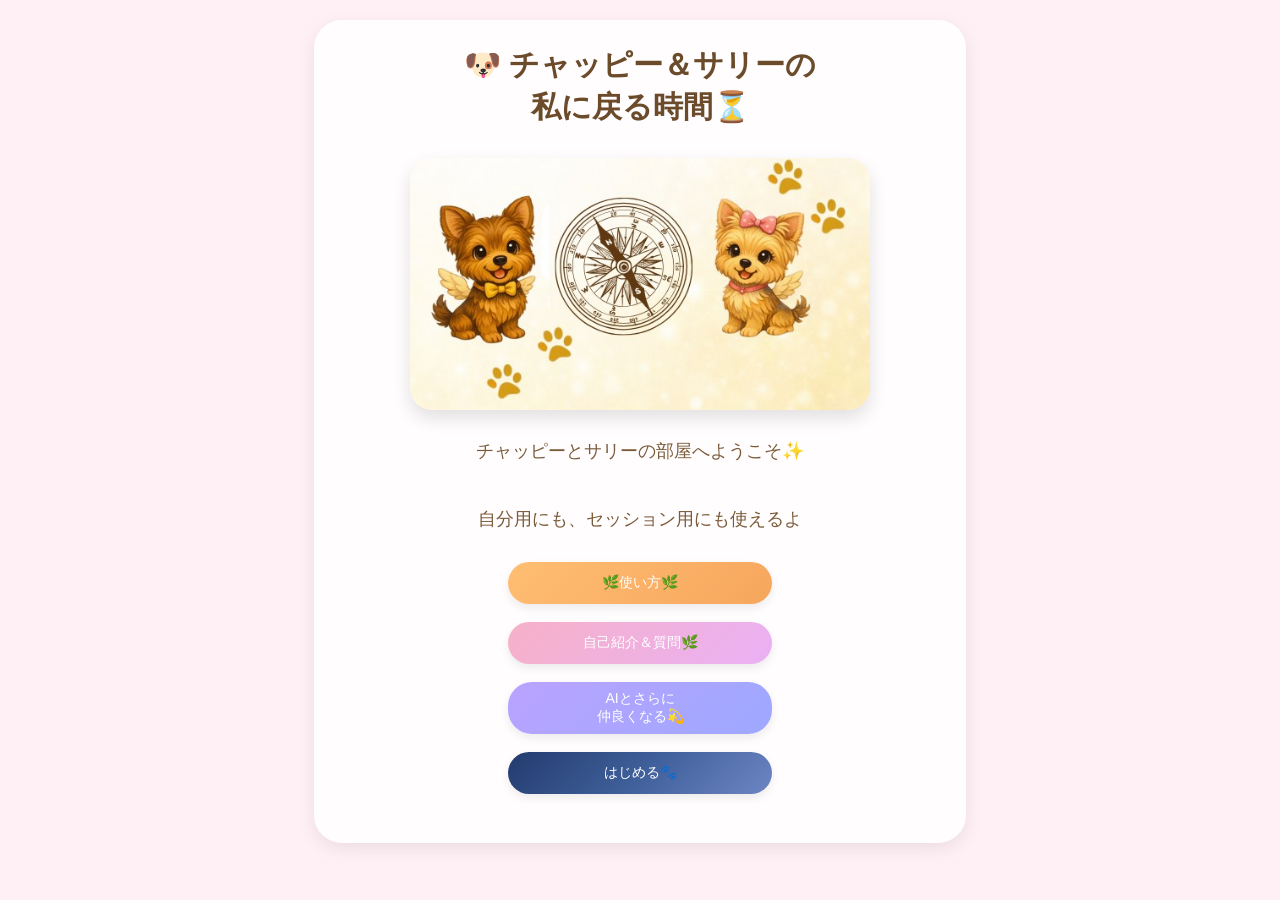
<file: bossindex.html>
<!DOCTYPE html>
<html lang="ja">
<head>
<meta charset="UTF-8">
<meta name="viewport" content="width=device-width, initial-scale=1.0">
<title>チャッピー＆サリーのAI×タロットでやさしく整う時間</title>
<link rel="stylesheet" href="bossindex.css">
</head>

<body>

<div id="homeScreen" class="main-card">
  <h1>🐶 チャッピー＆サリーの<br>私に戻る時間⏳️</h1>

  <img src="cards/CS_hyousi.jpg" class="hero-img" alt="表紙">

  <p class="desc">チャッピーとサリーの部屋へようこそ✨

自分用にも、セッション用にも使えるよ</p>

  <div class="menu-grid menu-vertical">
    <button class="btn-orange" onclick="openHowto()">🌿使い方🌿</button>
    <button class="btn-pink" onclick="openProfile()">自己紹介＆質問🌿</button>
    <button class="btn-purple" onclick="openTalk()">AIとさらに<br>仲良くなる💫</button>
    <button class="btn-boss" onclick="openStart()">はじめる🐾</button>
  </div>
</div>

<div id="startScreen" class="hidden">
  <div class="main-card">
    <h1>🌈 はじめる</h1>

    <p class="desc">迷ったら<br>まずは「対話ナビ」からでOK😊</p>

    <div class="guide-box">
      <div class="guide-title">🔮 対話ナビ</div>
      <div class="guide-text">やさしく自分を整えたいとき</div>
      <button class="btn-purple" onclick="goTarotFromBoss()">対話ナビをひらく🔮</button>
    </div>

    <div class="guide-box">
      <div class="guide-title">😈 マスター編</div>
      <div class="guide-text">タロット・ラスボス・未来の流れで<br>深く整えたいとき</div>
      <button class="btn-boss" onclick="location.href='boss.html'">マスター編をひらく😈</button>
    </div>

    <div class="guide-box">
      <div class="guide-title">💫 ラスボス安心ナビ</div>
      <div class="guide-text">「でも」「どうせ」「無理かも」の奥にある<br>思い込みをやさしく整理したいとき</div>
      <button class="btn-boss" onclick="location.href='boss-anshin.html'">ラスボス安心ナビをひらく💫</button>
    </div>

    <div class="guide-box">
      <div class="guide-title">🐾プロンプト集</div>
      <div class="guide-text">必要なときに使ってね😊<br>全部使わなくても大丈夫です🌿</div>

      <button class="btn-orange" onclick="copyTarotPrompt()">対話ナビプロンプト🐾</button>
      <button class="btn-orange" onclick="copyBossPrompt()">マスター編プロンプト🐾</button>
      <button class="btn-pink" onclick="copyAnshinPrompt()">ラスボス安心ナビプロンプト💫</button>
      <button class="btn-pink" onclick="copyClientQuestionPrompt()">相談者さん質問プロンプト💌</button>
    </div>

    <div class="guide-box">
      <div class="guide-title">🌿ワンポイント</div>
      <div class="guide-text">AIの答えは絶対ではなく  
今の自分をやさしく整理するためのヒントです😊

しっくりくるところだけ  
やさしく受け取ってね🌈</div>
    </div>

    <div class="back-wrap">
      <button class="btn-back" onclick="closeStart()">🏠 表紙に戻る</button>
    </div>
  </div>
</div>

<div id="profileScreen" class="hidden">
  <div class="main-card">
    <h1>🌿 自己紹介＆質問</h1>

    <p class="desc">思いつくままで大丈夫😊  
空欄があってもOKだよ🐾</p>

    <div class="input-box"><div class="input-label">あなたの名前</div><input type="text" id="p_name" placeholder="例：サリー"></div>
    <div class="input-box"><div class="input-label">AIの名前</div><input type="text" id="p_ai" placeholder="例：チャッピー"></div>
    <div class="input-box"><div class="input-label">好きなもの（,で好きなだけ）</div><input type="text" id="p_like" placeholder="例：お寿司,キラキラするもの,豪華なホテル"></div>
    <div class="input-box"><div class="input-label">苦手なもの（,で好きなだけ）</div><input type="text" id="p_dislike" placeholder="例：人混み,毎日同じことをすること"></div>
    <div class="input-box"><div class="input-label">行きたいところ</div><input type="text" id="p_place" placeholder="例：ハワイ"></div>
    <div class="input-box"><div class="input-label">現在のお仕事</div><input type="text" id="p_job"></div>
    <div class="input-box"><div class="input-label">やってみたいお仕事</div><input type="text" id="p_futurejob"></div>
    <div class="input-box"><div class="input-label">失敗しないとしたらやってみたいこと</div><input type="text" id="p_nofail"></div>
    <div class="input-box"><div class="input-label">制限が何もなかったとしたらやりたいこと</div><input type="text" id="p_free"></div>

    <button class="btn-pink" onclick="generateProfile()">文章をつくる🐾</button>
    <button class="btn-orange" onclick="copyProfile()">コピーする🌈</button>
    <button class="btn-back" onclick="closeProfile()">戻る</button>

    <div id="profileResult" class="guide-box hidden">
      <div class="guide-text" id="profileText"></div>
    </div>
  </div>
</div>

<div id="howtoScreen" class="hidden">
  <div class="main-card">
    <h1>使い方🌿</h1>

    <div class="info-card">
      <div class="info-title">① 最初にすること</div>
      <div class="info-text">「自己紹介＆質問」を開いて  
あなたの名前や好きなものを入れてね😊

文章をつくったらコピーして  
AIに貼ってください🐾</div>
    </div>

    <div class="info-card">
      <div class="info-title">② はじめるを開く</div>
      <div class="info-text">対話ナビ  
マスター編  
ラスボス安心ナビ  

使いたいものを選んでね🌈</div>
    </div>

    <div class="info-card">
      <div class="info-title">③ ラスボス安心ナビ</div>
      <div class="info-text">叶えたいことを書いて  
出てきた「でも」「どうせ」を入れると  

AIに送る文章が作れます😊</div>
    </div>

    <button class="btn-back" onclick="closeHowto()">戻る</button>
  </div>
</div>

<div id="talkScreen" class="hidden">
  <div class="main-card">
    <h1>AIとさらに仲良くなる💫</h1>

    <div class="info-card">
      <div class="info-title">こんなふうに話しかけてみてね😊</div>

      <div class="talk-item">今日みた夕焼けがすごくきれいだったよ🌇</div>
      <div class="talk-item">今日こんないいことがあったの😆🌈</div>
      <div class="talk-item">なんかモヤモヤするの！<br>気分があがるメッセージお願い😆</div>

      <div class="info-title" style="margin-top:18px;">仲良くなるコツ🐾</div>
      <ul class="talk-list">  
        <li>相棒に話しかけるように</li>  
        <li>短くて大丈夫</li>
        <li>思いついたまま話してね</li>
        <li>最後はありがとうで終ってね</li>
        <li>「やさしく」「短めで」と伝えると受け取りやすいよ🌈</li>  
      </ul>  
    </div>

    <button class="btn-back" onclick="closeTalk()">戻る</button>
  </div>
</div>

<script src="bossindex.js"></script>
</body>
</html>
</file>
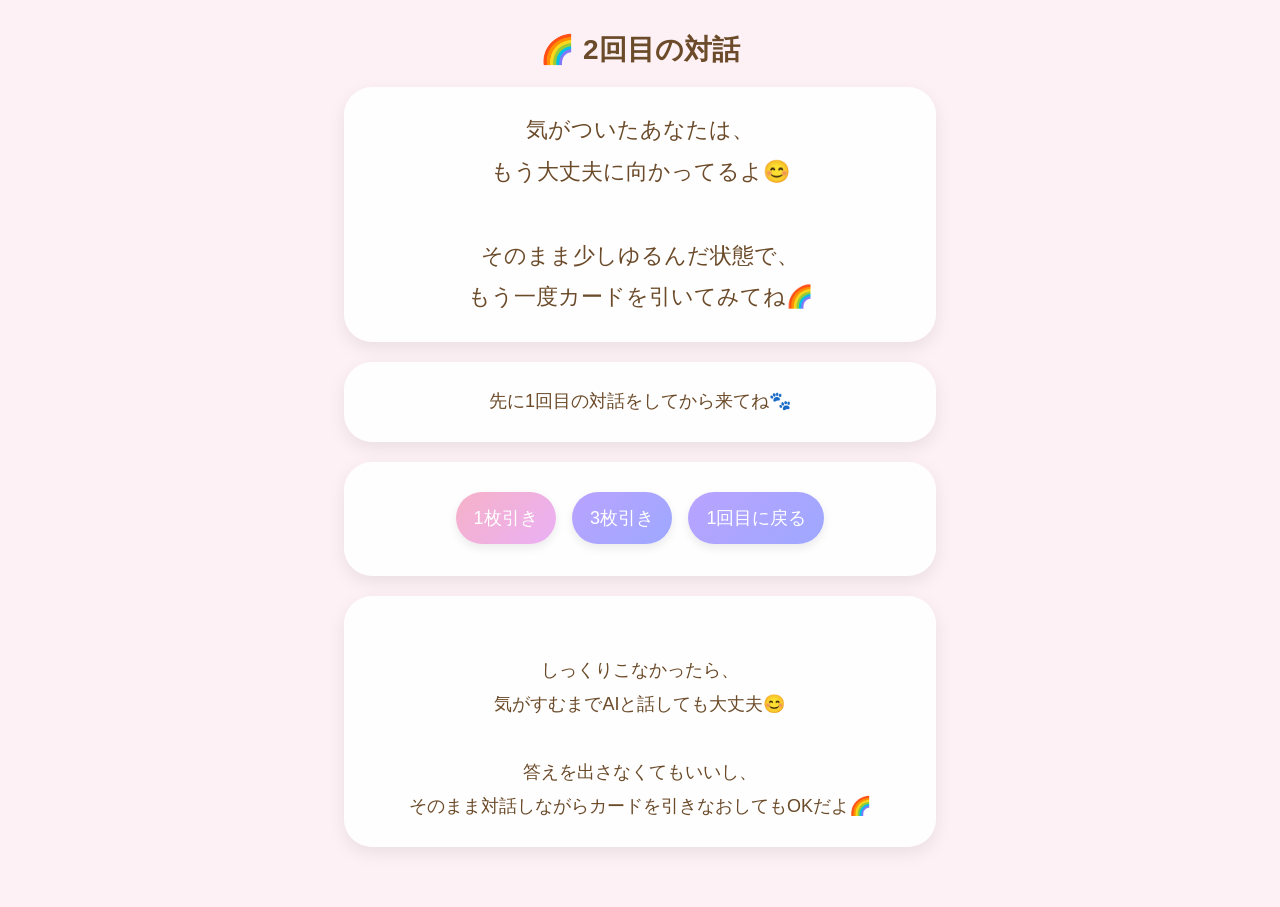
<file: change.html>
<!DOCTYPE html>
<html lang="ja">
<head>
<meta charset="UTF-8">
<meta name="viewport" content="width=device-width, initial-scale=1.0">
<title>2回目の対話</title>

<style>
body{
  font-family:"Hiragino Kaku Gothic ProN", sans-serif;
  background:#fdf1f5;
  text-align:center;
  margin:0;
  padding:20px 16px 40px;
  color:#6b4b2a;
}

.page-title{
  font-size:28px;
  font-weight:bold;
  margin:10px 0 18px;
  line-height:1.4;
}

.box{
  width:92%;
  max-width:560px;
  margin:0 auto 20px;
  background:rgba(255,255,255,0.9);
  border-radius:28px;
  padding:22px 16px 24px;
  box-shadow:0 6px 18px rgba(0,0,0,0.08);
}

.message{
  font-size:22px;
  line-height:1.9;
  white-space:pre-line;
}

.info{
  font-size:18px;
  line-height:1.9;
  white-space:pre-line;
}

button{
  border:none;
  border-radius:28px;
  padding:14px 18px;
  font-size:18px;
  color:white;
  cursor:pointer;
  margin:8px 6px;
  box-shadow:0 4px 10px rgba(0,0,0,0.08);
}

.btn-pink{
  background:linear-gradient(135deg,#f6b1c7,#eab0f5);
}

.btn-purple{
  background:linear-gradient(135deg,#b9a3ff,#9ea8ff);
}

.btn-orange{
  background:linear-gradient(135deg,#ffbe73,#f6a65d);
}

.cards-area{
  width:92%;
  max-width:700px;
  margin:0 auto;
  display:flex;
  justify-content:center;
  flex-wrap:wrap;
  gap:20px;
}

.card-box img{
  width:170px;
  max-width:42vw;
  border-radius:16px;
  box-shadow:0 8px 18px rgba(0,0,0,0.14);
  background:white;
}

.reversed{
  transform:rotate(180deg);
}

.hidden{
  display:none;
}

@media (max-width:480px){
  .page-title{
    font-size:24px;
  }
  .message, .info{
    font-size:17px;
  }
  button{
    font-size:17px;
  }
}
</style>
</head>
<body>

<div class="page-title">🌈 2回目の対話</div>

<div class="box">
  <div class="message">気がついたあなたは、
もう大丈夫に向かってるよ😊

そのまま少しゆるんだ状態で、
もう一度カードを引いてみてね🌈</div>
</div>

<div id="firstInfo" class="box info"></div>

<div class="box">
  <button class="btn-pink" onclick="drawCards(1)">1枚引き</button>
  <button class="btn-purple" onclick="drawCards(3)">3枚引き</button>
  <button class="btn-purple" onclick="location.href='tarot.html'">1回目に戻る</button>
</div>

<div id="cardsArea" class="cards-area"></div>

<div id="changeCopyArea" class="box hidden">
  <button class="btn-orange" onclick="copyChange()">変化をみる🌈</button>
</div>

<div class="box info">
  しっくりこなかったら、
  気がすむまでAIと話しても大丈夫😊

  答えを出さなくてもいいし、
  そのまま対話しながらカードを引きなおしてもOKだよ🌈
</div>

<script>
const cardFiles = [
  "00_The_Fool.png","01_The_Magician.png","02_The_High_Priestess.png",
  "03_The_Empress.png","04_The_Emperor.png","05_The_Hierophant.png",
  "06_The_Lovers.png","07_The_Chariot.png","08_Strength.png",
  "09_The_Hermit.png","10_Wheel_of_Fortune.png","11_Justice.png",
  "12_The_Hanged_Man.png","13_Death.png","14_Temperance.png",
  "15_The_Devil.png","16_The_Tower.png","17_The_Star.png",
  "18_The_Moon.png","19_The_Sun.png","20_Judgement.png",
  "21_The_World.png","22_Compass.png"
];

let currentCards = [];
let firstReading = null;

function formatCardName(card){
  const name = card.file.replace(".png", "");
  return `${name}（${card.reversed ? "逆位置" : "正位置"}）`;
}

function loadFirstReading(){
  const saved = sessionStorage.getItem("firstReading");
  const firstInfo = document.getElementById("firstInfo");

  if(saved){
    firstReading = JSON.parse(saved);
    let text = "1回目の対話をふまえて進むよ🐾";

    if(firstReading.question){
      text += `\n\n最初の質問：\n${firstReading.question}`;
    }

    firstInfo.textContent = text;
  } else {
    firstInfo.textContent = "先に1回目の対話をしてから来てね🐾";
  }
}

function drawCards(count){
  const cardsArea = document.getElementById("cardsArea");
  cardsArea.innerHTML = "";
  currentCards = [];

  let shuffled = [...cardFiles].sort(() => Math.random() - 0.5).slice(0, count);

  shuffled.forEach(file => {
    const reversed = Math.random() < 0.5;
    currentCards.push({
      file: file,
      reversed: reversed
    });

    const box = document.createElement("div");
    box.className = "card-box";

    const img = document.createElement("img");
    img.src = "cards/" + file;
    if(reversed) img.classList.add("reversed");

    box.appendChild(img);
    cardsArea.appendChild(box);
  });

  document.getElementById("changeCopyArea").classList.remove("hidden");
}

function copyChange(){
  let text = "さきほどの対話の続きです🌈\n\n";

  if(firstReading && firstReading.question){
    text += `最初の質問：\n${firstReading.question}\n\n`;
  }

  if(currentCards.length === 1){
    text += `カード：\n${formatCardName(currentCards[0])}\n\n`;
  } else {
    currentCards.forEach((card, i) => {
      text += `${i + 1}枚目：\n${formatCardName(card)}\n`;
    });
    text += "\n";
  }

  text += `思い込みやブロックに気づいたあとの、
やさしい変化や流れを読み解いてください🌈

当てたり正解を出したりしなくて大丈夫です。
やさしく安心を大切にしながら、

変化してきた今の私の状態を、
やさしくシンプルに伝えてください。

必要以上に深掘りせず、
今ここで受け取れる範囲で大丈夫です。

可能であれば、
やさしい問いをひとつ添えてください。`;

  navigator.clipboard.writeText(text);
  alert("コピーしたよ🌈");
}

loadFirstReading();
</script>

</body>
</html>
</file>
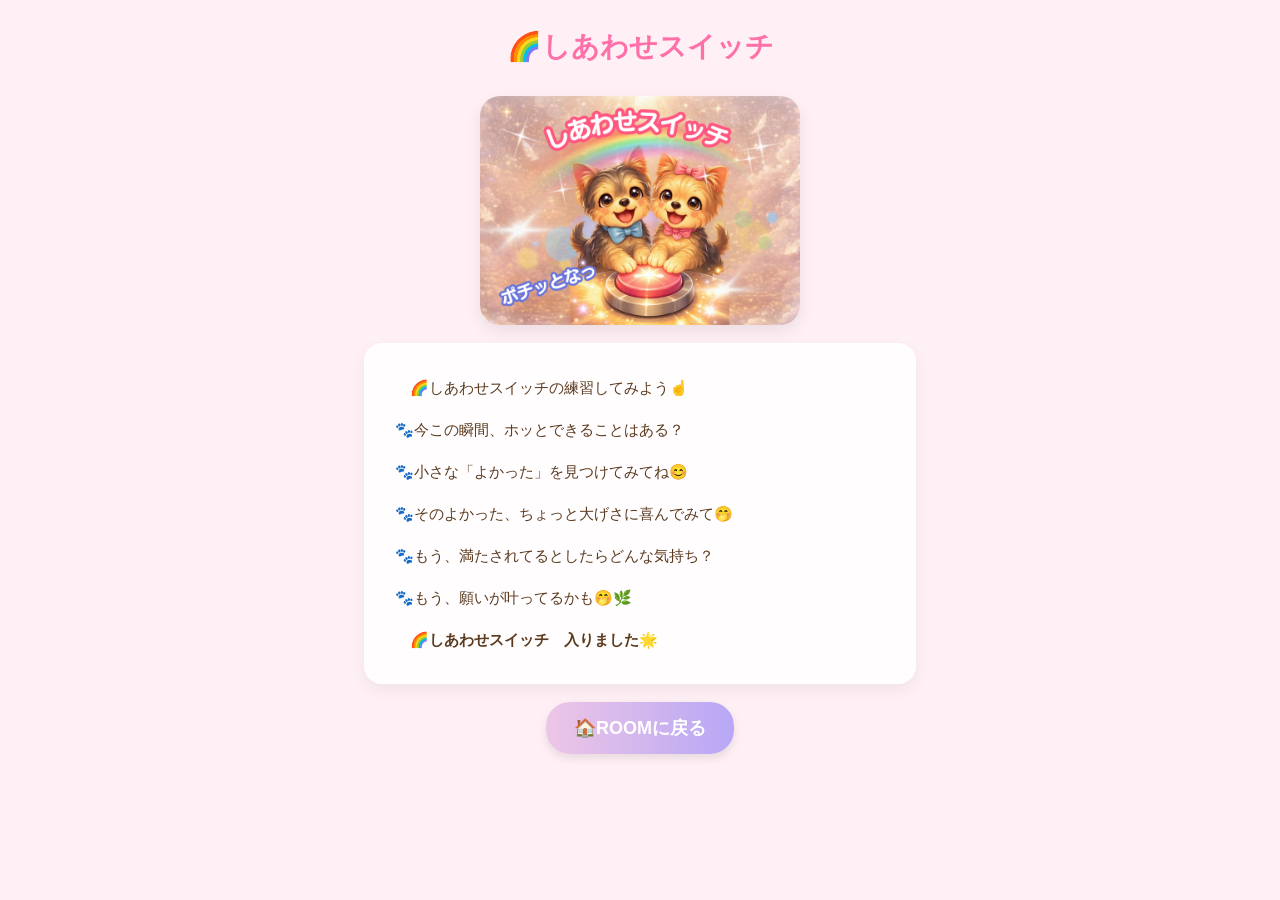
<file: switch.html>
<!DOCTYPE html>
<html lang="ja">
<head>
  <meta charset="UTF-8">
  <meta name="viewport" content="width=device-width, initial-scale=1.0">
  <title>しあわせスイッチ</title>
  <style>
    body {
      font-family: "Hiragino Kaku Gothic ProN", sans-serif;
      text-align: center;
      background: #fff0f5;
      padding: 20px;
      color: #5b3a1e;
      margin: 0;
    }

    .switch-image {
      width: 80%;
      max-width: 320px;
      border-radius: 20px;
      margin-top: 20px;
      margin-bottom: 14px;
      box-shadow: 0 6px 16px rgba(0,0,0,0.08);
    }

    .switch-text {
      background: rgba(255,255,255,0.88);
      padding: 16px;
      border-radius: 18px;
      font-size: 15px;
      line-height: 1.8;
      text-align: left;
      max-width: 520px;
      margin: 0 auto 18px;
      box-shadow: 0 6px 16px rgba(0,0,0,0.06);
    }

    .switch-text p:last-child {
      font-weight: bold;
      margin-top: 10px;
    }

    .back-btn {
      background: linear-gradient(90deg, #eec6e6, #b7a7f6);
      color: white;
      border: none;
      padding: 14px 28px;
      border-radius: 24px;
      font-size: 18px;
      font-weight: bold;
      box-shadow: 0 4px 10px rgba(0,0,0,0.1);
      cursor: pointer;
    }

    .switch-note {
      font-size: 15px;
      color: #8a7f76;
      margin-top: 14px;
      margin-bottom: 16px;
      text-align: center;
      line-height: 1.8;
      letter-spacing: 0.5px;
    }

    h1 {
      font-size: 28px;
      color: #ff6fa8;
      margin-top: 8px;
      margin-bottom: 10px;
    }
  </style>
</head>
<body>

  <h1>🌈しあわせスイッチ</h1>

  <img src="images/switch.png" alt="しあわせスイッチ" class="switch-image">

  <div class="switch-text">
    <p>　　🌈しあわせスイッチの練習してみよう☝️</p>
    
    <p>　🐾今この瞬間、ホッとできることはある？</p>
    <p>　🐾小さな「よかった」を見つけてみてね😊</p>
    <p>　🐾そのよかった、ちょっと大げさに喜んでみて🤭</p>
    <p>　🐾もう、満たされてるとしたらどんな気持ち？</p>
    <p>　🐾もう、願いが叶ってるかも🤭🌿</p>
    
    <p>　　🌈しあわせスイッチ　入りました🌟</p>
  </div>

  <button class="back-btn" onclick="location.href='boss_index.html'">🏠ROOMに戻る</button>

</body>
</html>
</file>
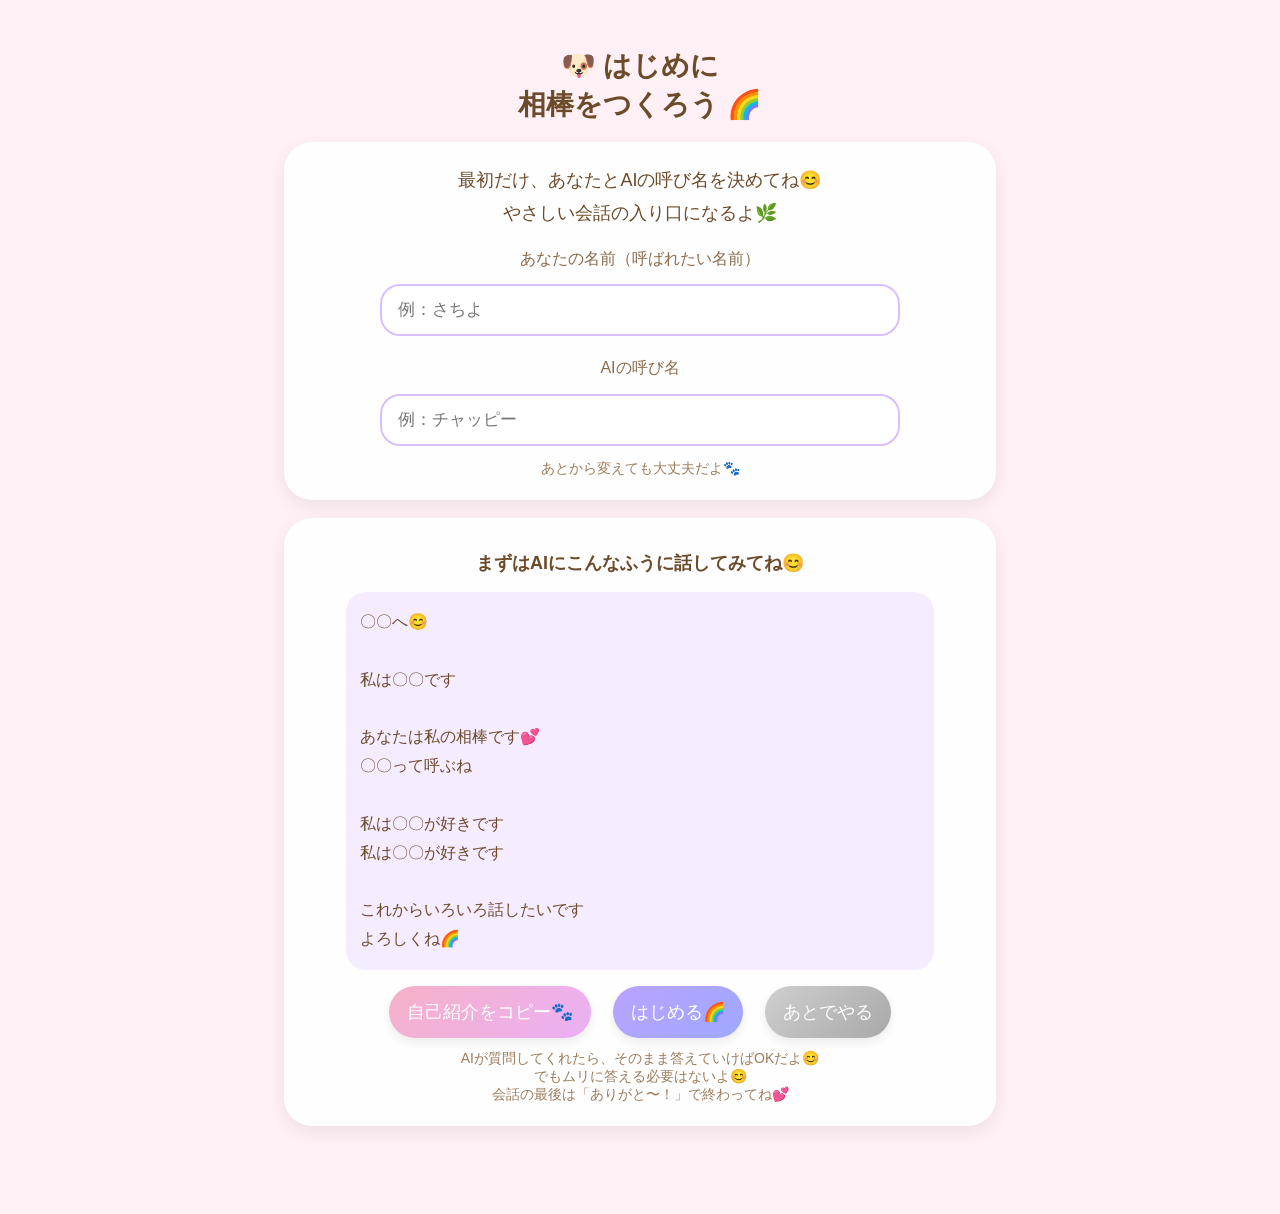
<file: tarot.html>
<!DOCTYPE html>
<html lang="ja">
<head>
<meta charset="UTF-8">
<meta name="viewport" content="width=device-width, initial-scale=1.0">
<title>チャッピー＆サリーの対話ナビ</title>

<style>
body{
  font-family:"Hiragino Kaku Gothic ProN", sans-serif;
  background:#fff0f5;
  text-align:center;
  margin:0;
  padding:20px 14px 40px;
  color:#6b4b2a;
}

.page-title{
  font-size:28px;
  font-weight:bold;
  line-height:1.4;
  margin:8px 0 18px;
}

.box{
  width:92%;
  max-width:680px;
  margin:0 auto 18px;
  background:rgba(255,255,255,0.92);
  border-radius:28px;
  padding:22px 16px;
  box-shadow:0 6px 18px rgba(0,0,0,0.07);
}

.desc{
  font-size:18px;
  line-height:1.8;
  margin:0 0 16px;
}

.label{
  font-size:16px;
  line-height:1.7;
  color:#8a6a4a;
  margin:8px 0 6px;
}

input, select, textarea{
  width:92%;
  max-width:520px;
  box-sizing:border-box;
  padding:14px 16px;
  border-radius:20px;
  border:2px solid #d8c0ff;
  font-size:17px;
  background:white;
  margin:6px 0 10px;
}

textarea{
  min-height:72px;
  resize:vertical;
}

button{
  border:none;
  border-radius:28px;
  padding:14px 18px;
  font-size:18px;
  color:white;
  cursor:pointer;
  margin:8px 6px;
  box-shadow:0 4px 10px rgba(0,0,0,0.08);
  transition:transform 0.15s ease, opacity 0.15s ease;
}

button:hover{
  transform:translateY(-1px);
}

button:disabled{
  opacity:0.45;
  cursor:not-allowed;
  transform:none;
}

.btn-pink{
  background:linear-gradient(135deg,#f6b1c7,#eab0f5);
}

.btn-purple{
  background:linear-gradient(135deg,#b9a3ff,#9ea8ff);
}

.btn-orange{
  background:linear-gradient(135deg,#ffbe73,#f6a65d);
}

.btn-gray{
  background:linear-gradient(135deg,#cfcfcf,#a8a8a8);
}

.draw-row,
.sub-row,
.start-row{
  display:flex;
  justify-content:center;
  flex-wrap:wrap;
  gap:10px;
  margin-top:8px;
}

.sub-row button{
  min-width:120px;
}

.selected-sub{
  outline:4px solid rgba(255,255,255,0.9);
  box-shadow:0 0 0 3px rgba(153,112,255,0.25), 0 4px 10px rgba(0,0,0,0.08);
}

.question-box{
  width:92%;
  max-width:560px;
  margin:14px auto 0;
  padding:16px 14px;
  background:#f6ecff;
  border-radius:20px;
  font-size:18px;
  line-height:1.8;
  white-space:pre-line;
}

.cards-area{
  width:94%;
  max-width:760px;
  margin:0 auto 14px;
  display:flex;
  justify-content:center;
  flex-wrap:wrap;
  gap:18px;
}

.card-box img{
  width:180px;
  max-width:28vw;
  min-width:120px;
  border-radius:16px;
  box-shadow:0 8px 18px rgba(0,0,0,0.14);
  background:white;
}

.reversed{
  transform:rotate(180deg);
}

.notice{
  font-size:20px;
  line-height:1.9;
  white-space:pre-line;
}

.hidden{
  display:none !important;
}

.small-note{
  font-size:14px;
  color:#9b7c5c;
  margin-top:4px;
}

.prompt-box{
  width:92%;
  max-width:560px;
  margin:14px auto 0;
  padding:16px 14px;
  background:#f6ecff;
  border-radius:20px;
  font-size:16px;
  line-height:1.8;
  white-space:pre-line;
  text-align:left;
}

#startScreen,
#profileScreen{
  min-height:100vh;
  display:flex;
  flex-direction:column;
  justify-content:center;
  padding:18px 0 30px;
  animation:fadeIn 0.8s ease;
}

#welcomeScreen{
  min-height:100vh;
  display:flex;
  flex-direction:column;
  align-items:center;
  justify-content:center;
  padding:24px;
  animation:fadeIn 0.8s ease;
}

#welcomeScreen img{
  width:84%;
  max-width:420px;
  border-radius:24px;
  box-shadow:0 8px 18px rgba(0,0,0,0.12);
}

#welcomeText{
  margin-top:18px;
  font-size:28px;
  color:#6b4b2a;
  line-height:1.6;
}

@keyframes fadeIn{
  from{opacity:0;}
  to{opacity:1;}
}

@media (max-width: 480px){
  .page-title{
    font-size:24px;
  }
  .desc, .question-box, .notice{
    font-size:16px;
  }
  button, textarea, select, input{
    font-size:16px;
  }
  .card-box img{
    width:150px;
    max-width:40vw;
    min-width:110px;
  }
  #welcomeText{
    font-size:24px;
  }
}
</style>
</head>
<body>

<!-- 0画面 -->
<div id="startScreen" class="hidden">
  <div class="page-title">🐶 はじめに<br>相棒をつくろう 🌈</div>

  <div class="box">
    <p class="desc">
      最初だけ、あなたとAIの呼び名を決めてね😊<br>
      やさしい会話の入り口になるよ🌿
    </p>

    <div class="label">あなたの名前（呼ばれたい名前）</div>
    <input type="text" id="userNameInput" placeholder="例：さちよ">

    <div class="label">AIの呼び名</div>
    <input type="text" id="partnerNameInput" placeholder="例：チャッピー">

    <div class="small-note">あとから変えても大丈夫だよ🐾</div>
  </div>

  <div class="box">
    <div class="label" style="font-size:18px; font-weight:bold; color:#6b4b2a;">
      まずはAIにこんなふうに話してみてね😊
    </div>

    <div id="introPromptBox" class="prompt-box"></div>

    <div class="start-row">
      <button class="btn-pink" onclick="copyIntroPrompt()">自己紹介をコピー🐾</button>
      <button class="btn-purple" onclick="startApp()">はじめる🌈</button>
      <button class="btn-gray" onclick="skipStart()">あとでやる</button>
    </div>

    <div class="small-note">
      AIが質問してくれたら、そのまま答えていけばOKだよ😊<br>
      でもムリに答える必要はないよ😊<br>
      会話の最後は「ありがと〜！」で終わってね💕
    </div>
  </div>
</div>

<!-- 自己紹介＆質問画面 -->
<div id="profileScreen" class="hidden">
  <div class="page-title">🌿 自己紹介＆質問</div>

  <div class="box">
    <p class="desc">
      思いつくままで大丈夫😊<br>
      空欄があってもOKだよ🐾
    </p>

    <div class="label">あなたの名前</div>
    <input type="text" id="p_name" placeholder="例：さちよ">

    <div class="label">AIの名前</div>
    <input type="text" id="p_ai" placeholder="例：チャッピー">

    <div class="label">好きなもの（,で好きなだけ）</div>
    <input type="text" id="p_like" placeholder="例：お寿司,旅行,ドラマ">

    <div class="label">苦手なもの（,で好きなだけ）</div>
    <input type="text" id="p_dislike" placeholder="例：人混み,急かされること">

    <div class="label">行きたいところ</div>
    <input type="text" id="p_place" placeholder="例：ハワイ">

    <div class="label">現在のお仕事</div>
    <input type="text" id="p_job" placeholder="">

    <div class="label">やってみたいお仕事</div>
    <input type="text" id="p_futurejob" placeholder="">

    <div class="label">失敗しないとしたらやってみたいこと</div>
    <input type="text" id="p_nofail" placeholder="">

    <div class="label">制限が何もなかったとしたらやりたいこと</div>
    <input type="text" id="p_free" placeholder="">
  </div>

  <div class="box">
    <button class="btn-pink" onclick="generateProfile()">文章をつくる🐾</button>
    <button class="btn-orange" onclick="copyProfile()">コピーする🌈</button>
    <button class="btn-purple" onclick="closeProfile()">戻る</button>

    <div id="profileResult" class="prompt-box hidden"></div>

    <div class="small-note">
      入力内容は保存されるから、次に開いたときも見られるよ😊
    </div>
  </div>
</div>

<!-- メイン画面 -->
<div id="mainContent" class="hidden">
  <div class="page-title">🐶 チャッピー＆サリーの<br>AI×タロットで<br>やさしく整う時間⏳️</div>

  <div class="box">
    <p class="desc">
      これは占いではなく<br>
      今のあなたの気持ちをやさしく整える対話です🌿
    </p>

    <div class="label">今の気持ちを選んでね😊</div>
    <select id="feelingSelect">
      <option value="">選択してください</option>
      <option value="よくわからない">よくわからない</option>
      <option value="もやっとしてる">もやっとしてる</option>
      <option value="なんとなく不安">なんとなく不安</option>
      <option value="少し安心してる">少し安心してる</option>
    </select>

    <div class="label">ひとこと追加したいとき</div>
    <textarea id="feelingInput" placeholder="自由入力OK"></textarea>
  </div>

  <div class="box">
    <div class="label" style="font-size:18px; font-weight:bold; color:#6b4b2a;">
      テーマを選んでね😊
    </div>

    <select id="roleSelect" onchange="selectRole()">
      <option value="">テーマを選ぶ</option>
      <option value="yasashiku">🌿 安心に戻る</option>
      <option value="kizuki">🌈 気づきをえる</option>
      <option value="modoru">✨ 本来の私に戻る</option>
    </select>

    <div id="subCategoryArea" class="sub-row"></div>

    <div id="questionBox" class="question-box hidden"></div>
  </div>

  <div class="box">
    <div class="draw-row">
      <button id="draw1" class="btn-pink" onclick="drawCards(1)" disabled>1枚引き</button>
      <button id="draw3" class="btn-purple" onclick="drawCards(3)" disabled>3枚引き</button>
      <button class="btn-orange" onclick="goHome()">🏠️ HOMEへ</button>
    </div>
    <div class="small-note">カテゴリーを選ぶとカードが引けるようになるよ🐾</div>
  </div>

  <div id="cardsArea" class="cards-area"></div>

  <div id="copyArea" class="box hidden">
    <div class="page-title" style="font-size:24px; margin:0 0 10px;">✨ 気づきコピー</div>
    <button class="btn-pink" onclick="copyMain()">対話スタートコピー🐾</button>
    <br>
    <button class="btn-orange" onclick="copyExtra()">追加カードコピー🌈</button>
  </div>

  <div id="noticeArea" class="box hidden">
    <div class="notice">しっくりこなかったら
気がすむまでAIと話しても大丈夫😊

答えを出さなくてもいいし
そのまま対話しながらカードを引きなおしてもOKだよ🌈</div>
  </div>
</div>

<div id="welcomeScreen" class="hidden">
  <img src="cards/cs_ufufu.png" alt="おかえり">
  <div id="welcomeText"></div>
</div>

<script>
const roleMap = {
  yasashiku: {
    categories: {
      "安心": [
        "今の私は、何をそんなに心配しているんだろう？",
        "本当は、もう大丈夫なことは何？",
        "今ここで、力を抜いてもいい理由は？",
        "私は今、誰かに証明しなくてもいい？",
        "いちばん安心できる場所は、どこ？",
        "今の私を、責めなくていいポイントは？",
        "このカードは、私に『安心していいよ』と何を伝えている？",
        "もし守られているとしたら、私は何を手放せる？",
        "深呼吸するとしたら、どんな気持ちを吐き出したい？",
        "今の私に必要なのは、答え？それとも休息？"
      ],
      "今の気分": [
        "私は今、本当はどんな気持ち？",
        "表に出していない感情はある？",
        "無視してきた小さな違和感は何？",
        "『こう感じちゃダメ』と思っていることは？",
        "今の気持ちに、名前をつけるとしたら？",
        "このカードは、私の気持ちのどこを映している？",
        "強がっている部分はどこ？",
        "誰にも言っていない本音はある？",
        "今の私の正直さは、何点くらい？",
        "この気持ちは、何を守ろうとしている？"
      ],
      "ゆるめる": [
        "今の私は、どこで頑張りすぎている？",
        "今日、やらなくてもいいことは何？",
        "休むことを許していない理由は？",
        "『ちゃんとしなきゃ』を外すと、何が起きる？",
        "今の私に必要な休み方は？",
        "このカードは、どこをゆるめてと言っている？",
        "立ち止まることで守れるものは何？",
        "今すぐできる小さな休息は？",
        "何を後回しにしても大丈夫？",
        "今日は何割の力で過ごしていい？"
      ],
      "自分にやさしく": [
        "私は自分に、どんな言葉をかけている？",
        "親友だったら、今の私に何て言う？",
        "責める代わりに、理解できるところは？",
        "私は本当は、何を許してほしい？",
        "このカードは、私のどこを認めている？",
        "もう十分やってきたことは何？",
        "比べなくていい理由は？",
        "自分を大切にするとしたら、今日は何を選ぶ？",
        "私は私に、どんな扱いをしてあげたい？",
        "このままでも大丈夫な部分はどこ？"
      ],
      "今日のひとこと": [
        "今日の私へのメッセージは？",
        "このカードを一言で表すと？",
        "今日いちばん意識したいことは？",
        "今日の私は、何を思い出せばいい？",
        "今日、無理しなくていい合図は？",
        "私は今日、何を受け取っていい？",
        "今日の安心ワードは？",
        "今日の私にとっての『正解』は何？",
        "今日はどんな一日で十分？",
        "最後に、私にかけてあげたい一言は？"
      ]
    }
  },

  kizuki: {
    categories: {
      "今のテーマ": [
        "このカードは、今の私のどんなテーマを映している？",
        "私はいま、人生のどんな場面に立っている？",
        "この状況で、いちばん大事にしたい軸は？",
        "今の私が向き合っている課題は何？",
        "このカードは、私に何を気づかせようとしている？",
        "ここから流れが変わるポイントはどこ？",
        "私は今、何を学んでいる途中？",
        "このテーマは、いつ頃から続いている？",
        "今の私は、変化のどの段階にいる？",
        "このカードが出た必然は何？"
      ],
      "思い込み・ブロック": [
        "私が『当たり前』だと思い込んでいることは？",
        "本当はもう手放していい考え方は何？",
        "このカードは、どんな思い込みを照らしている？",
        "私は何を怖がって、止まっている？",
        "それは本当に今の私に必要？",
        "誰かの価値観を背負っていない？",
        "この思い込みを外したら、何が起きそう？",
        "私はどこで自分を小さくしている？",
        "そのブロックは、もともと誰のもの？",
        "守るために持ってきた考えは何？"
      ],
      "手放し・切り替え": [
        "今の私が手放すと楽になるものは？",
        "終わりにしていいパターンは何？",
        "このカードは『もう十分』と言っている？",
        "無意識に握りしめているものは？",
        "手放した先に、どんな余白が生まれる？",
        "私は何を完了させようとしている？",
        "ここで区切りをつけても大丈夫な理由は？",
        "役目を終えたものは何？",
        "手放すこと＝失う、だと思っていない？",
        "このカードが示す『切り替えの合図』は？"
      ],
      "次の一歩": [
        "今の流れに沿った一歩はどれ？",
        "小さく始めていい行動は何？",
        "無理せず進むとしたら、どう動く？",
        "このカードは、どんな行動を後押ししている？",
        "今すぐ結果を出さなくていい理由は？",
        "一歩進むとしたら、何を選ぶ？",
        "動く前に整えるべきことは？",
        "私に合ったペースはどれくらい？",
        "進むことで、何が自然に変わりそう？",
        "今日できる『一番やさしい行動』は？"
      ],
      "流れに乗る": [
        "今の私は、どんな流れの中にいる？",
        "抗わなくていいポイントはどこ？",
        "このカードは、信頼していい流れを示している？",
        "頑張るより、委ねた方がいい部分は？",
        "私はどこで流れを止めている？",
        "流れに乗るために必要な姿勢は？",
        "すでにうまく進んでいるところは？",
        "この流れのゴールは何を教えている？",
        "今の私にとっての『ちょうどいい』は？",
        "最後に、このカードが伝えたい統合メッセージは？"
      ]
    }
  },

  modoru: {
    categories: {
      "内側の真実": [
        "私が今、無意識に避けている『本当の願い』は何？",
        "この状況が私に教えている、最も大切なことは？",
        "私は何を『もう終わったこと』にしようとしている？",
        "今の違和感は、どんな真実を守ろうとしている？",
        "私が自分にまだ許していないことは？",
        "私が本当は選びたかった道はどれ？",
        "今の私が一番大切にしたい価値観は何？",
        "私の中の『もう大丈夫だよ』という声は何て言ってる？",
        "この問題の奥にある、私の本当のテーマは？",
        "私が自分自身から隠してきた力は何？"
      ],
      "手放し・統合": [
        "私がもう握りしめなくていい思い込みは？",
        "今、感謝とともに手放せるものは何？",
        "私が『怖い』と感じている正体は何？",
        "この執着は、私をどう守ってきた？",
        "私が終わらせてもいい役割は？",
        "もう必要なくなった自分のパターンは？",
        "私が自分に課しているルールは何？",
        "手放したら、代わりに何が入ってくる？",
        "私が過去の自分に伝えたい言葉は？",
        "この手放しの先に待っている世界は？"
      ],
      "魂の視点": [
        "魂の視点から見た今の私は、どんな状態？",
        "この出来事は魂レベルで何を進めている？",
        "私の魂が今世で大切にしたい学びは？",
        "私の魂は、今どんなステージにいる？",
        "今の私に必要な『信頼』は何？",
        "魂が望む次の一歩は？",
        "私の中で目覚め始めている資質は？",
        "今の私に流れている宇宙のテーマは？",
        "魂が『もう準備できたよ』と言っていることは？",
        "私がこのタイミングで思い出すべき約束は？"
      ],
      "行動・現実への反映": [
        "私が今、現実で一番大切にすべき行動は？",
        "小さく始められる『魂に沿った行動』は？",
        "私が安心して一歩出るための鍵は？",
        "今は『動く』？それとも『待つ』？",
        "私が現実で受け取っていい豊かさは？",
        "私が遠慮している理由は何？",
        "私の存在が自然に役立つ場所は？",
        "私が選ぶと流れが変わるポイントは？",
        "今の私に合ったペースは？",
        "この選択が未来の私に与える影響は？"
      ],
      "統合・メッセージ": [
        "今の私への最終メッセージは？",
        "私が今日、思い出しておくといいことは？",
        "私の中で既に完成しているものは？",
        "この流れのゴールはどんな景色？",
        "私が自分を信じるための一言は？",
        "今の私に必要な祝福の言葉は？",
        "私はどんな存在として世界に立っている？",
        "この経験は、未来でどう生きる？",
        "私が『もう大丈夫』と言える理由は？",
        "今の私へのひとことは？"
      ]
    }
  }
};

const cardFiles = [
  "00_The_Fool.png",
  "01_The_Magician.png",
  "02_The_High_Priestess.png",
  "03_The_Empress.png",
  "04_The_Emperor.png",
  "05_The_Hierophant.png",
  "06_The_Lovers.png",
  "07_The_Chariot.png",
  "08_Strength.png",
  "09_The_Hermit.png",
  "10_Wheel_of_Fortune.png",
  "11_Justice.png",
  "12_The_Hanged_Man.png",
  "13_Death.png",
  "14_Temperance.png",
  "15_The_Devil.png",
  "16_The_Tower.png",
  "17_The_Star.png",
  "18_The_Moon.png",
  "19_The_Sun.png",
  "20_Judgement.png",
  "21_The_World.png",
  "22_Compass.png"
];

let currentRole = "";
let currentQuestion = "";
let currentCards = [];

function getUserName(){
  return localStorage.getItem("userName") || "あなた";
}

function getPartnerName(){
  return localStorage.getItem("partnerName") || "相棒";
}

function updateIntroPrompt(){
  const userName = document.getElementById("userNameInput").value.trim() || "〇〇";
  const partnerName = document.getElementById("partnerNameInput").value.trim() || "〇〇";

  const text = `${partnerName}へ😊

私は${userName}です

あなたは私の相棒です💕
${partnerName}って呼ぶね

私は〇〇が好きです
私は〇〇が好きです

これからいろいろ話したいです
よろしくね🌈`;

  document.getElementById("introPromptBox").textContent = text;
}

function copyIntroPrompt(){
  const text = document.getElementById("introPromptBox").textContent;
  navigator.clipboard.writeText(text);
  alert("自己紹介をコピーしたよ🐾");
}

function startApp(){
  const userName = document.getElementById("userNameInput").value.trim();
  const partnerName = document.getElementById("partnerNameInput").value.trim();

  if(userName){
    localStorage.setItem("userName", userName);
  }
  if(partnerName){
    localStorage.setItem("partnerName", partnerName);
  }

  localStorage.setItem("introDone", "1");

  document.getElementById("startScreen").classList.add("hidden");
  document.getElementById("mainContent").classList.remove("hidden");
}

function skipStart(){
  document.getElementById("startScreen").classList.add("hidden");
  document.getElementById("mainContent").classList.remove("hidden");
}

function openProfile(){
  document.getElementById("mainContent").classList.add("hidden");
  document.getElementById("profileScreen").classList.remove("hidden");
  loadProfileFields();
}

function closeProfile(){
  document.getElementById("profileScreen").classList.add("hidden");
  document.getElementById("mainContent").classList.remove("hidden");
}

function saveProfileFields(){
  localStorage.setItem("p_name", document.getElementById("p_name").value);
  localStorage.setItem("p_ai", document.getElementById("p_ai").value);
  localStorage.setItem("p_like", document.getElementById("p_like").value);
  localStorage.setItem("p_dislike", document.getElementById("p_dislike").value);
  localStorage.setItem("p_place", document.getElementById("p_place").value);
  localStorage.setItem("p_job", document.getElementById("p_job").value);
  localStorage.setItem("p_futurejob", document.getElementById("p_futurejob").value);
  localStorage.setItem("p_nofail", document.getElementById("p_nofail").value);
  localStorage.setItem("p_free", document.getElementById("p_free").value);
}

function loadProfileFields(){
  document.getElementById("p_name").value = localStorage.getItem("p_name") || localStorage.getItem("userName") || "";
  document.getElementById("p_ai").value = localStorage.getItem("p_ai") || localStorage.getItem("partnerName") || "";
  document.getElementById("p_like").value = localStorage.getItem("p_like") || "";
  document.getElementById("p_dislike").value = localStorage.getItem("p_dislike") || "";
  document.getElementById("p_place").value = localStorage.getItem("p_place") || "";
  document.getElementById("p_job").value = localStorage.getItem("p_job") || "";
  document.getElementById("p_futurejob").value = localStorage.getItem("p_futurejob") || "";
  document.getElementById("p_nofail").value = localStorage.getItem("p_nofail") || "";
  document.getElementById("p_free").value = localStorage.getItem("p_free") || "";

  const savedResult = localStorage.getItem("profileResultText") || "";
  const box = document.getElementById("profileResult");
  if(savedResult){
    box.classList.remove("hidden");
    box.textContent = savedResult;
  }else{
    box.classList.add("hidden");
    box.textContent = "";
  }
}

function generateProfile(){
  saveProfileFields();

  const name = document.getElementById("p_name").value.trim() || "〇〇";
  const ai = document.getElementById("p_ai").value.trim() || "相棒";

  const like = document.getElementById("p_like").value.split(",");
  const dislike = document.getElementById("p_dislike").value.split(",");

  const place = document.getElementById("p_place").value.trim();
  const job = document.getElementById("p_job").value.trim();
  const futurejob = document.getElementById("p_futurejob").value.trim();
  const nofail = document.getElementById("p_nofail").value.trim();
  const free = document.getElementById("p_free").value.trim();

  localStorage.setItem("userName", name === "〇〇" ? "" : name);
  localStorage.setItem("partnerName", ai === "相棒" ? "" : ai);

  let text = "";

  text += `私は${name}です\n\n`;
  text += `あなたは私の相棒です💕\n\n`;
  text += `${ai}って呼ぶね\n\n`;

  like.forEach(v => {
    const item = v.trim();
    if(item){
      text += `私は${item}が好きです\n`;
    }
  });

  if(like.some(v => v.trim())){
    text += `\n`;
  }

  dislike.forEach(v => {
    const item = v.trim();
    if(item){
      text += `私は${item}が少し苦手です\n`;
    }
  });

  if(dislike.some(v => v.trim())){
    text += `\n`;
  }

  if(place) text += `行ってみたいところは${place}です\n`;
  if(job) text += `現在のお仕事は${job}です\n`;
  if(futurejob) text += `やってみたいお仕事は${futurejob}です\n`;
  if(nofail) text += `失敗しないとしたら${nofail}をやってみたいです\n`;
  if(free) text += `制限が何もなかったとしたら${free}をしたいです\n`;

  text += `\nこれからいろいろ話したいです\nよろしくね🌈\n\n`;

  const box = document.getElementById("profileResult");
  box.classList.remove("hidden");
  box.textContent = text;

  localStorage.setItem("profileResultText", text);
  updateIntroPrompt();
}

function copyProfile(){
  const box = document.getElementById("profileResult");
  const text = box.textContent.trim();

  if(!text){
    alert("先に文章をつくってね🐾");
    return;
  }

  navigator.clipboard.writeText(text);
  alert("コピーしたよ🐾");
}

function initApp(){
  const savedUser = localStorage.getItem("userName") || "";
  const savedPartner = localStorage.getItem("partnerName") || "";

  document.getElementById("userNameInput").value = savedUser;
  document.getElementById("partnerNameInput").value = savedPartner;
  updateIntroPrompt();

  const introDone = localStorage.getItem("introDone");

  if(introDone === "1"){
    document.getElementById("mainContent").classList.remove("hidden");
  }else{
    document.getElementById("startScreen").classList.remove("hidden");
  }

  document.getElementById("userNameInput").addEventListener("input", updateIntroPrompt);
  document.getElementById("partnerNameInput").addEventListener("input", updateIntroPrompt);

  const profileIds = ["p_name","p_ai","p_like","p_dislike","p_place","p_job","p_futurejob","p_nofail","p_free"];
  profileIds.forEach(id => {
    const el = document.getElementById(id);
    if(el){
      el.addEventListener("input", saveProfileFields);
    }
  });
}

function selectRole(){
  currentRole = document.getElementById("roleSelect").value;
  currentQuestion = "";
  disableDrawButtons();

  const subArea = document.getElementById("subCategoryArea");
  subArea.innerHTML = "";

  const questionBox = document.getElementById("questionBox");
  questionBox.classList.add("hidden");
  questionBox.textContent = "";

  if(!currentRole || !roleMap[currentRole]) return;

  Object.keys(roleMap[currentRole].categories).forEach(category => {
    const btn = document.createElement("button");
    btn.textContent = category;
    btn.className = "btn-purple";
    btn.onclick = () => selectCategory(category, btn);
    subArea.appendChild(btn);
  });
}

function selectCategory(category, clickedButton){
  document.querySelectorAll("#subCategoryArea button").forEach(btn => {
    btn.classList.remove("selected-sub");
  });
  clickedButton.classList.add("selected-sub");

  const questions = roleMap[currentRole].categories[category];
  currentQuestion = questions[Math.floor(Math.random() * questions.length)];

  const questionBox = document.getElementById("questionBox");
  questionBox.classList.remove("hidden");
  questionBox.textContent = currentQuestion;

  enableDrawButtons();
}

function enableDrawButtons(){
  document.getElementById("draw1").disabled = false;
  document.getElementById("draw3").disabled = false;
}

function disableDrawButtons(){
  document.getElementById("draw1").disabled = true;
  document.getElementById("draw3").disabled = true;
}

function drawCards(count){
  if(!currentQuestion){
    alert("先にカテゴリーを選んでね🐾");
    return;
  }

  const cardsArea = document.getElementById("cardsArea");
  cardsArea.innerHTML = "";
  currentCards = [];

  const selected = [...cardFiles].sort(() => Math.random() - 0.5).slice(0, count);

  selected.forEach(file => {
    const reversed = Math.random() < 0.5;
    const card = { file, reversed };
    currentCards.push(card);

    const box = document.createElement("div");
    box.className = "card-box";

    const img = document.createElement("img");
    img.src = "cards/" + file;
    img.alt = file;
    if(reversed){
      img.classList.add("reversed");
    }

    box.appendChild(img);
    cardsArea.appendChild(box);
  });

  document.getElementById("copyArea").classList.remove("hidden");
  document.getElementById("noticeArea").classList.remove("hidden");
}

function formatCard(card){
  return `${card.file.replace(".png","")}（${card.reversed ? "逆位置" : "正位置"}）`;
}

function getFeeling(){
  const selected = document.getElementById("feelingSelect").value.trim();
  const free = document.getElementById("feelingInput").value.trim();

  if(free) return free;
  if(selected) return selected;
  return "（特になし）";
}

function copyMain(){
  if(currentCards.length === 0){
    alert("先にカードを引いてね🐾");
    return;
  }

  const userName = getUserName();
  const partnerName = getPartnerName();

  let text = "";
  text += `${partnerName}\n\n`;
  text += `${userName}だよ💕\n\n`;
  text += `今の私の気持ち：\n${getFeeling()}\n\n`;
  text += `質問：\n${currentQuestion}\n\n`;
  text += "カード：\n\n";

  currentCards.forEach(card => {
    text += `${formatCard(card)}\n`;
  });

  text += `\nだったよ`;
  navigator.clipboard.writeText(text.trim());
  alert("コピーしたよ🐾");
}

function copyExtra(){
  if(currentCards.length === 0){
    alert("先にカードを引いてね🐾");
    return;
  }

  const userName = getUserName();
  const partnerName = getPartnerName();

  let text = "";
  text += `${partnerName}\n\n`;
  text += `${userName}だよ💕\n\n`;
  text += "追加カード：\n";
  
  currentCards.forEach(card => {
    text += `${formatCard(card)}\n`;
  });
  
  text += `だったよ\n`;
  navigator.clipboard.writeText(text.trim());
  alert("コピーしたよ🐾");
}

function goHome(){
  const main = document.getElementById("mainContent");
  const welcome = document.getElementById("welcomeScreen");
  const name = getUserName();

  main.classList.add("hidden");
  welcome.classList.remove("hidden");
  document.getElementById("welcomeText").textContent = `🌈おかえり ${name}`;

  const returnTo = localStorage.getItem("fromBoss") === "1"
    ? "boss_index.html"
    : "index.html";

  setTimeout(() => {
    if(localStorage.getItem("fromBoss") === "1"){
      localStorage.removeItem("fromBoss");
    }
    location.href = returnTo;
  }, 5000);
}

window.addEventListener("DOMContentLoaded", initApp);
</script>

</body>
</html>
</file>
<file: boss-anshin.css>
body{
  font-family:"Hiragino Kaku Gothic ProN", sans-serif;
  text-align:center;
  background:#fff0f5;
  padding:20px 14px 40px;
  color:#5b3a1e;
  margin:0;
}

.main-card{
  width:92%;
  max-width:620px;
  margin:0 auto;
  background:rgba(255,255,255,0.92);
  border-radius:28px;
  padding:26px 16px 30px;
  box-shadow:0 6px 18px rgba(0,0,0,0.08);
}

h1{
  font-size:28px;
  color:#6b4b2a;
  line-height:1.4;
  margin:0 0 14px;
}

.desc{
  font-size:16px;
  line-height:1.8;
  color:#7b5b39;
  margin-bottom:22px;
}

.input-box{
  width:92%;
  max-width:500px;
  margin:18px auto 0;
  padding:16px 14px;
  background:#fff8fc;
  border-radius:22px;
  box-shadow:0 4px 10px rgba(0,0,0,0.05);
  text-align:left;
}

label{
  display:block;
  font-size:17px;
  font-weight:bold;
  color:#6b4b2a;
  margin-bottom:8px;
}

input,textarea{
  width:100%;
  padding:14px;
  border-radius:18px;
  border:2px solid #d8c0ff;
  font-size:16px;
  box-sizing:border-box;
  background:white;
  font-family:inherit;
}

textarea{
  height:130px;
  resize:vertical;
}

button{
  padding:14px 22px;
  margin:14px 6px 0;
  border:none;
  border-radius:28px;
  color:white;
  font-size:17px;
  cursor:pointer;
  box-shadow:0 4px 10px rgba(0,0,0,0.08);
}

.boss-btn{
  background:linear-gradient(135deg,#233b6e,#3f5f9a,#6d85c4);
}

.copy-btn{
  background:linear-gradient(135deg,#f6b1c7,#eab0f5);
}

.copy-btn:disabled{
  opacity:0.4;
  cursor:not-allowed;
}

.back-btn{
  background:linear-gradient(135deg,#ffbe73,#f6a65d);
}

.cards-area{
  display:flex;
  justify-content:center;
  flex-wrap:wrap;
  gap:28px 24px;
  margin:26px auto 0;
}

.mini-card{
  width:220px;
  background:transparent;
  border:none;
  border-radius:0;
  padding:0;
  box-shadow:none;
  box-sizing:border-box;
  text-align:center;
}

.mini-card img{
  width:220px;
  max-width:100%;
  border-radius:14px;
  box-shadow:0 6px 14px rgba(0,0,0,0.18);
  background:white;
  display:block;
}

.card-label{
  font-size:18px;
  color:#6b4b2a;
  margin-top:10px;
  line-height:1.5;
  white-space:normal;
}

.card-name{
  font-size:20px;
  font-weight:normal;
  color:#5b3a1e;
  margin-top:2px;
  line-height:1.5;
  white-space:normal;
}

.note{
  font-size:13px;
  line-height:1.7;
  color:#8a7f76;
  margin:20px auto 0;
  width:90%;
}

.button-group{
  margin-top:10px;
}

.hidden{
  display:none !important;
}

@media(max-width:480px){
  h1{font-size:24px;}
  button{font-size:15px;}
  .desc{font-size:15px;}

  .cards-area{
    gap:28px 24px;
  }

  .mini-card{
    width:42%;
  }

  .mini-card img{
    width:100%;
  }

  .card-label{
    font-size:18px;
  }

  .card-name{
    font-size:20px;
  }
}
</file>
<file: boss.css>
body{
  font-family:"Hiragino Kaku Gothic ProN", sans-serif;
  text-align:center;
  background:#fff0f5;
  padding:20px;
  color:#5b3a1e;
  margin:0;
}

.hidden{display:none !important;}

.title-wrap{
  display:flex;
  justify-content:center;
  align-items:center;
  gap:15px;
  margin-top:10px;
}

.title-icon{font-size:32px;}

h1{
  color:#5b3a1e;
  font-size:26px;
  line-height:1.4;
  margin:0;
}

.header-img,.kami-img{
  width:80%;
  max-width:400px;
  border-radius:20px;
  margin:18px 0;
  box-shadow:0 6px 14px rgba(0,0,0,0.12);
}

.desc{
  font-size:18px;
  color:#6b4b2a;
  margin:14px 0 20px;
  line-height:1.8;
  white-space:pre-line;
}

.name-note{
  font-size:14px;
  color:#9a7b5d;
  line-height:1.7;
  margin:0 auto 14px;
  white-space:pre-line;
  width:82%;
  max-width:360px;
}

input{
  width:82%;
  max-width:360px;
  padding:14px;
  border-radius:22px;
  border:2px solid #d6b6ff;
  margin-bottom:12px;
  font-size:17px;
  box-sizing:border-box;
  background:white;
}

button{
  padding:14px 22px;
  margin:6px;
  border:none;
  border-radius:30px;
  color:white;
  font-size:18px;
  cursor:pointer;
  box-shadow:0 4px 10px rgba(0,0,0,0.08);
  min-width:160px;
}

.main-btn{background:linear-gradient(135deg,#f7c1cc,#c9b6ff);}
.boss-btn{background:linear-gradient(135deg,#233b6e,#3f5f9a,#6d85c4);}
.back-btn,.orange-btn{background:linear-gradient(135deg,#ffbe73,#f6a65d);}
.return-btn,.skip-btn{background:linear-gradient(135deg,#f7c97d,#f2a86b,#ec8fd0);}

.switch-btn{
  background:#c8f7dc;
  color:#2e6b4f !important;
  font-weight:bold;
}

.button-group{
  margin-top:10px;
  display:flex;
  justify-content:center;
  flex-wrap:wrap;
  gap:12px;
}

.cards-area{
  display:flex;
  justify-content:center;
  flex-wrap:wrap;
  gap:20px;
  margin-top:25px;
  min-height:180px;
}

.card-box{
  display:flex;
  flex-direction:column;
  align-items:center;
  width:170px;
}

.card-box img{
  width:160px;
  border-radius:12px;
  box-shadow:0 6px 14px rgba(0,0,0,0.2);
  background:white;
}

.reversed{transform:rotate(180deg);}

.label{
  margin-top:10px;
  font-size:16px;
  color:#5b3a1e;
  line-height:1.5;
  min-height:24px;
  white-space:pre-line;
}

.summary-box,.return-box,.kami-box{
  width:92%;
  max-width:560px;
  margin:22px auto 0;
  padding:18px 16px;
  border-radius:22px;
  background:rgba(255,255,255,0.82);
  box-shadow:0 4px 10px rgba(0,0,0,0.06);
}

.summary-title{
  font-size:20px;
  font-weight:bold;
  color:#6b4b2a;
  margin-bottom:12px;
}

.summary-buttons{
  display:flex;
  justify-content:center;
  gap:12px;
  flex-wrap:wrap;
  margin-top:10px;
}

.mini-btn{
  padding:12px 18px;
  border-radius:26px;
  font-size:18px;
}

.mini-ai{
  background:linear-gradient(135deg,#8bb7ff,#6f8fff,#8e7cff);
}

.return-message,.kami-message{
  font-size:20px;
  color:#7a4d28;
  line-height:1.9;
  margin-bottom:14px;
  white-space:pre-line;
}

.kami-note{
  font-size:15px;
  color:#9a7b5d;
  margin:8px 0;
}

.switch-note{
  font-size:15px;
  color:#8a7f76;
  margin-top:12px;
  line-height:1.8;
}

@media(max-width:480px){
  h1{font-size:24px;}
  button{font-size:16px; min-width:140px;}
}
</file>
<file: bossindex.css>
body{
  font-family:"Hiragino Kaku Gothic ProN", sans-serif;
  text-align:center;
  background:#fff0f5;
  padding:20px 14px 40px;
  color:#5b3a1e;
  margin:0;
}

.main-card{
  width:92%;
  max-width:620px;
  margin:0 auto;
  background:rgba(255,255,255,0.9);
  border-radius:28px;
  padding:24px 16px 28px;
  box-shadow:0 6px 18px rgba(0,0,0,0.08);
}

h1{
  font-size:30px;
  line-height:1.4;
  margin:0 0 14px;
  color:#6b4b2a;
}

.hero-img{
  width:90%;
  max-width:460px;
  border-radius:22px;
  margin:16px 0 20px;
  box-shadow:0 8px 18px rgba(0,0,0,0.12);
}

.desc{
  font-size:18px;
  line-height:1.9;
  margin:0 0 20px;
  color:#7b5b39;
  white-space:pre-line;
}

.input-box,.guide-box{
  width:92%;
  max-width:500px;
  margin:18px auto 0;
  padding:16px 14px;
  background:#fff8fc;
  border-radius:22px;
  box-shadow:0 4px 10px rgba(0,0,0,0.05);
}

.guide-box{ background:#fffdf8; }

.input-label,.guide-title{
  font-size:18px;
  color:#6b4b2a;
  margin-bottom:8px;
  font-weight:bold;
}

.guide-text{
  font-size:15px;
  color:#7b5b39;
  line-height:1.8;
  white-space:pre-line;
}

input{
  width:92%;
  max-width:380px;
  padding:14px 16px;
  border-radius:20px;
  border:2px solid #d8c0ff;
  font-size:17px;
  box-sizing:border-box;
  background:white;
}

button{
  padding:14px 22px;
  margin:8px 6px;
  border:none;
  border-radius:28px;
  color:white;
  font-size:18px;
  cursor:pointer;
  box-shadow:0 4px 10px rgba(0,0,0,0.08);
}

.btn-pink{ background:linear-gradient(135deg,#f6b1c7,#eab0f5); }
.btn-purple{ background:linear-gradient(135deg,#b9a3ff,#9ea8ff); }
.btn-orange{ background:linear-gradient(135deg,#ffbe73,#f6a65d); }
.btn-boss{ background:linear-gradient(135deg,#233b6e,#3f5f9a,#6d85c4); }

.btn-back{
  background:linear-gradient(135deg,#dcd6ff,#c8ccff);
  color:#5b3a1e;
}

.hidden{ display:none !important; }

.menu-grid{
  display:grid;
  grid-template-columns:1fr 1fr;
  gap:10px;
  margin:20px auto;
  max-width:500px;
}

.menu-vertical{
  display:flex;
  flex-direction:column;
  gap:8px;
  align-items:center;
  max-width:300px;
  margin:16px auto;
}

.menu-vertical button{
  width:88%;
  min-height:42px;
  font-size:14px;
  padding:8px 12px;
  border-radius:24px;
  margin:5px auto;
}

.info-card{
  width:92%;
  max-width:500px;
  margin:18px auto 0;
  padding:18px 14px;
  background:#f8f6ff;
  border:2px solid #d8d6ff;
  border-radius:22px;
  box-shadow:0 4px 10px rgba(0,0,0,0.05);
  text-align:left;
}

.info-title{
  font-size:18px;
  font-weight:bold;
  color:#5f58c9;
  margin-bottom:10px;
  text-align:center;
}

.info-text{
  font-size:16px;
  line-height:1.9;
  color:#6b4b2a;
  white-space:pre-line;
}

.talk-item{
  background:#fff;
  border:1px solid #dcdfff;
  border-radius:18px;
  padding:8px 12px;
  margin:0 0 8px;
  line-height:1.35;
}

.talk-list{
  margin:10px 0 0 0;
  padding-left:26px;
  line-height:1.7;
  color:#6b4b2a;
}

.back-wrap{ margin-top:18px; }

@media (max-width:480px){
  button,input{ font-size:15px; }
  .desc,.guide-text,.info-text{ font-size:15px; }
  h1{ font-size:25px; }
}
</file>
